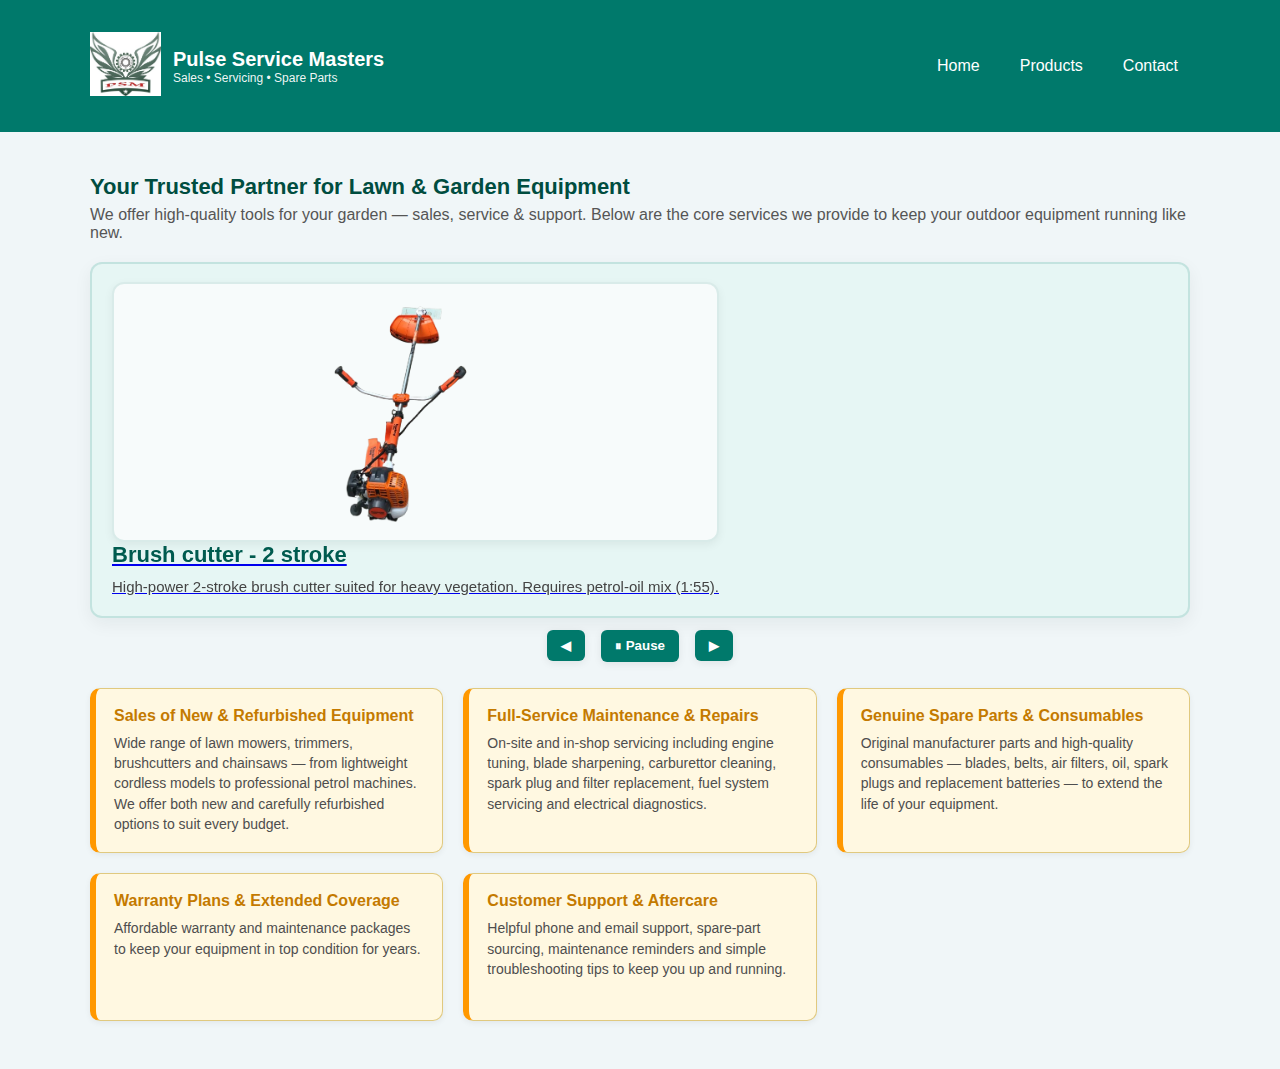
<file: index.html>
<!doctype html>
<html lang="en">
<head>
  <meta charset="utf-8" />
  <meta name="viewport" content="width=device-width, initial-scale=1" />
  <title>Pulse Service Masters — Lawn mowers & Garden Equipment</title>

  <!-- Link your main stylesheet -->
  <link rel="stylesheet" href="main.css">
</head>
<body>

<header class="site-header" role="banner">
  <div class="container header-flex">
    <div class="brand">
      <a href="index.html" aria-label="Pulse Service Masters home">
        <img src="images/logo.png" alt="Pulse Service Masters logo" />
      </a>
      <div class="brand-title">
        <div class="title">Pulse Service Masters</div>
        <div class="subtitle">Sales • Servicing • Spare Parts</div>
      </div>
    </div>

    <nav class="main-nav" aria-label="Main navigation">
      <ul class="nav-list">
        <li><a href="index.html">Home</a></li>
        <li><a href="products.html">Products</a></li>
        <li><a href="contact.html">Contact</a></li>
      </ul>
    </nav>
  </div>
</header>

<div class="container">
  <section class="hero">
    <div class="headline">Your Trusted Partner for Lawn &amp; Garden Equipment</div>
    <div class="sub">We offer high-quality tools for your garden — sales, service &amp; support. Below are the core services we provide to keep your outdoor equipment running like new.</div>

    <!-- ==========================
         Product Carousel (above services)
         ========================== -->
    <section class="carousel-wrap">
      <div class="carousel" id="carousel">
        <div class="track">
          <div class="slide">
            <a class="product-card" href="product-brushcutter-2stroke.html">
              <div class="prod-img">
                <img src="images/Brush_Cutter_-_2_stroke.jpg" alt="Brush cutter - 2 stroke" />
              </div>
              <div class="prod-info">
                <h3>Brush cutter - 2 stroke</h3>
                <p>High-power 2-stroke brush cutter suited for heavy vegetation. Requires petrol-oil mix (1:55).</p>
              </div>
            </a>
          </div>

          <div class="slide">
            <a class="product-card" href="product-brushcutter.html">
              <div class="prod-img">
                <img src="images/Brush_Cutter_-_4_stroke.jpg" alt="Brush cutter - 4 stroke" />
              </div>
              <div class="prod-info">
                <h3>Brush cutter - 4 stroke</h3>
                <p>The PSM-GX35 4-stroke brush cutter offers efficient grass cutting and light farming performance with low noise and easy handling.</p>
              </div>
            </a>
          </div>

          <div class="slide">
            <a class="product-card" href="product-chainsaw.html">
              <div class="prod-img">
                <img src="images/Chainsaw_-_PSM-Kawasaqi.jpg" alt="Chainsaw - PSM-Kawasaqi" />
              </div>
              <div class="prod-info">
                <h3>Chainsaw - PSM-Kawasaqi</h3>
                <p>Ideal for cutting logs, tree branches and small to medium trees. Built for durability; delivers high torque and cutting speed.</p>
              </div>
            </a>
          </div>

          <div class="slide">
            <a class="product-card" href="product-hedge-trimmer.html">
              <div class="prod-img">
                <img src="images/Hedge_Trimmer_-_PSM_HT.jpg" alt="Hedge Trimmer - PSM HT" />
              </div>
              <div class="prod-info">
                <h3>Hedge Trimmer - PSM HT</h3>
                <p>Compact and powerful for tough trimming jobs. Low-vibration design ensures fatigue-free operation.</p>
              </div>
            </a>
          </div>

          <div class="slide">
            <a class="product-card" href="product-tiller.html">
              <div class="prod-img">
                <img src="images/Tiller_-_PSM_PPT.jpg" alt="Tiller – PSM PPT" />
              </div>
              <div class="prod-info">
                <h3>Tiller – PSM PPT</h3>
                <p>Robust tiller for soil tilling, plunging, weeding, and seedbed preparation.</p>
              </div>
            </a>
          </div>
        </div> <!-- /.track -->
      </div> <!-- /.carousel -->

      <div class="center controls-row" style="margin-top:12px">
        <button class="carousel-prev" aria-label="Previous">◀</button>
        <button id="pause-btn" aria-label="Pause">⏸ Pause</button>
        <button class="carousel-next" aria-label="Next">▶</button>
      </div>
    </section>
    <!-- end carousel -->
  </section>

  <!-- ==========================
       Services list (below carousel)
       ========================== -->
  <div class="services">
    <div class="service">
      <div class="service-item"><h4>Sales of New &amp; Refurbished Equipment</h4></div>
      <p>Wide range of lawn mowers, trimmers, brushcutters and chainsaws — from lightweight cordless models to professional petrol machines. We offer both new and carefully refurbished options to suit every budget.</p>
    </div>

    <div class="service">
      <div class="service-item"><h4>Full-Service Maintenance &amp; Repairs</h4></div>
      <p>On-site and in-shop servicing including engine tuning, blade sharpening, carburettor cleaning, spark plug and filter replacement, fuel system servicing and electrical diagnostics.</p>
    </div>

    <div class="service">
      <div class="service-item"><h4>Genuine Spare Parts &amp; Consumables</h4></div>
      <p>Original manufacturer parts and high-quality consumables — blades, belts, air filters, oil, spark plugs and replacement batteries — to extend the life of your equipment.</p>
    </div>

    <div class="service">
      <div class="service-item"><h4>Warranty Plans &amp; Extended Coverage</h4></div>
      <p>Affordable warranty and maintenance packages to keep your equipment in top condition for years.</p>
    </div>

    <div class="service">
      <div class="service-item"><h4>Customer Support &amp; Aftercare</h4></div>
      <p>Helpful phone and email support, spare-part sourcing, maintenance reminders and simple troubleshooting tips to keep you up and running.</p>
    </div>
  </div>
  <!-- end services -->

</div> <!-- /.container -->

<!-- ===== Carousel script (inline) ===== -->
<script>
document.addEventListener('DOMContentLoaded', function(){
  const carouselEl = document.getElementById('carousel');
  if (!carouselEl) return;

  const track = carouselEl.querySelector('.track');
  const slides = Array.from(track.children);
  const prev = document.querySelector('.carousel-prev');
  const next = document.querySelector('.carousel-next');
  const pauseBtn = document.getElementById('pause-btn');

  let index = 0;
  let isPaused = false;
  let timer = null;
  const SLIDE_INTERVAL_MS = 6000; // 6s per slide (slower)

  const moveTo = (i) => {
    index = (i + slides.length) % slides.length;
    track.style.transform = 'translateX(' + (-index * 100) + '%)';
  };

  function startAutoplay() {
    stopAutoplay();
    if (!isPaused) timer = setInterval(() => moveTo(index + 1), SLIDE_INTERVAL_MS);
  }
  function stopAutoplay() {
    if (timer) clearInterval(timer);
    timer = null;
  }

  // Prev / Next
  if (prev) prev.addEventListener('click', () => { moveTo(index - 1); });
  if (next) next.addEventListener('click', () => { moveTo(index + 1); });

  // Pause/Play button functionality
  if (pauseBtn) {
    pauseBtn.addEventListener('click', () => {
      if (isPaused) {
        isPaused = false;
        pauseBtn.textContent = '⏸ Pause';
        startAutoplay();
      } else {
        isPaused = true;
        pauseBtn.textContent = '▶ Play';
        stopAutoplay();
      }
    });
  }

  // Pause on hover
  carouselEl.addEventListener('mouseenter', () => { stopAutoplay(); });
  carouselEl.addEventListener('mouseleave', () => { if (!isPaused) startAutoplay(); });

  // Simple swipe support for mobile
  let startX = 0;
  let isDown = false;
  track.addEventListener('pointerdown', (e) => { isDown = true; startX = e.clientX; track.style.transition = 'none'; });
  window.addEventListener('pointerup', (e) => {
    if (!isDown) return;
    isDown = false;
    track.style.transition = '';
    const dx = e.clientX - startX;
    if (dx > 60) moveTo(index - 1);
    else if (dx < -60) moveTo(index + 1);
  });

  // Keyboard navigation
  document.addEventListener('keydown', (e) => {
    if (e.key === 'ArrowLeft') moveTo(index - 1);
    if (e.key === 'ArrowRight') moveTo(index + 1);
  });

  // Initialize
  moveTo(0);
  startAutoplay();
});
</script>

</body>
</html>
</file>
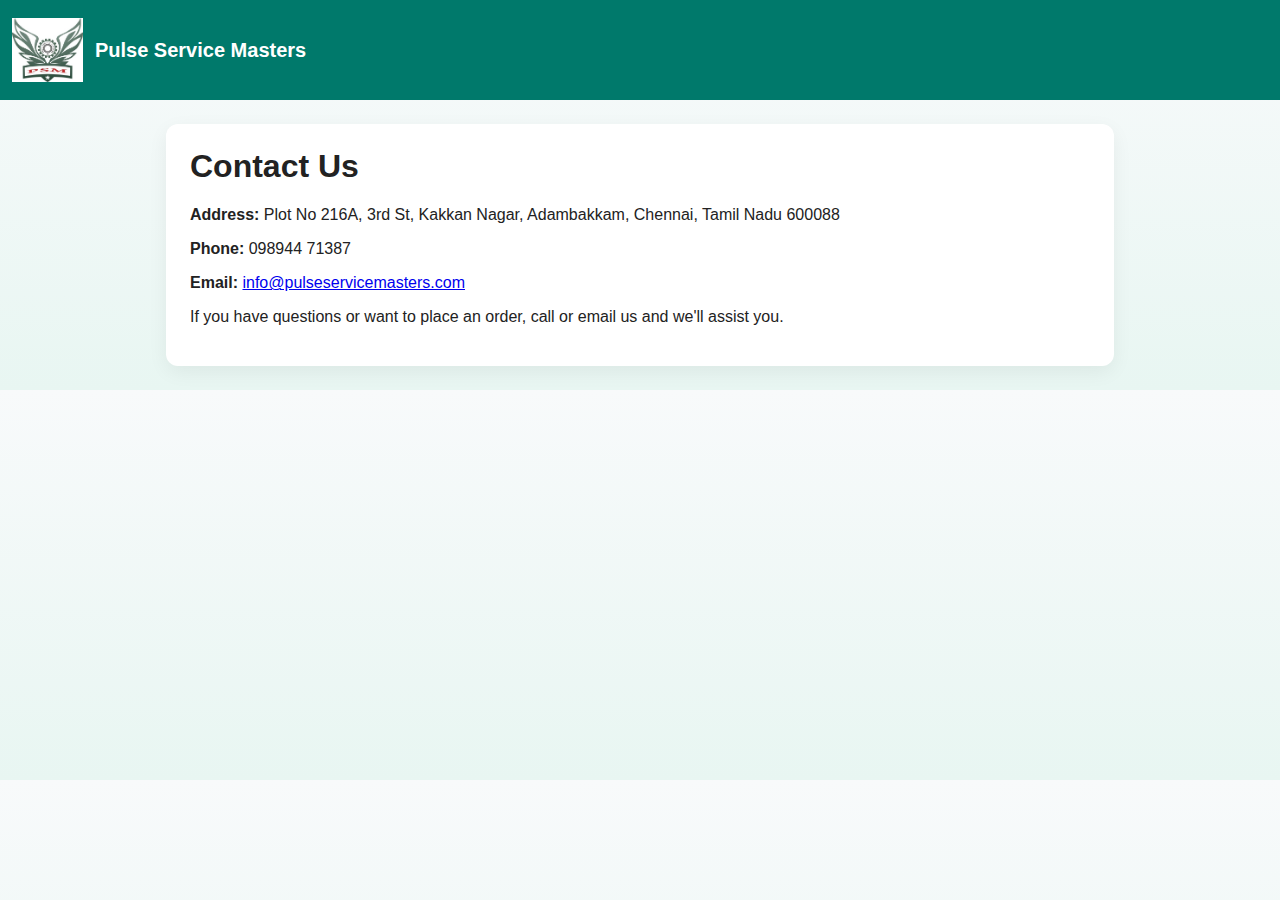
<file: contact.html>
<!doctype html>
<html lang="en">
<head><meta charset="utf-8"/><meta name="viewport" content="width=device-width,initial-scale=1"/><title>Contact — Pulse Service Masters</title>
<link rel="stylesheet" href="main.css" />
</head>
<body style="background: linear-gradient(180deg, #f8fafb, #e8f6f2); margin:0; font-family: Poppins, sans-serif;">
  
<header style="background:#00796b;color:#fff;padding:18px 12px;display:flex;align-items:center;gap:12px">
  <img src="images/logo.png" alt="Pulse Service Masters" style="height:64px"/>
  <div style="font-size:20px;font-weight:800">Pulse Service Masters</div>
</header>

  <main style="max-width:900px;margin:24px auto;background:#fff;padding:24px;border-radius:12px;box-shadow:0 6px 20px rgba(0,0,0,0.06)">
    <h1 style="margin-top:0">Contact Us</h1>
    <p><strong>Address:</strong> Plot No 216A, 3rd St, Kakkan Nagar, Adambakkam, Chennai, Tamil Nadu 600088</p>
    <p><strong>Phone:</strong> 098944 71387</p>
    <p><strong>Email:</strong> <a href="mailto:info@pulseservicemasters.com">info@pulseservicemasters.com</a></p>
    <p>If you have questions or want to place an order, call or email us and we'll assist you.</p>
  </main>
</body>
</html>
</file>
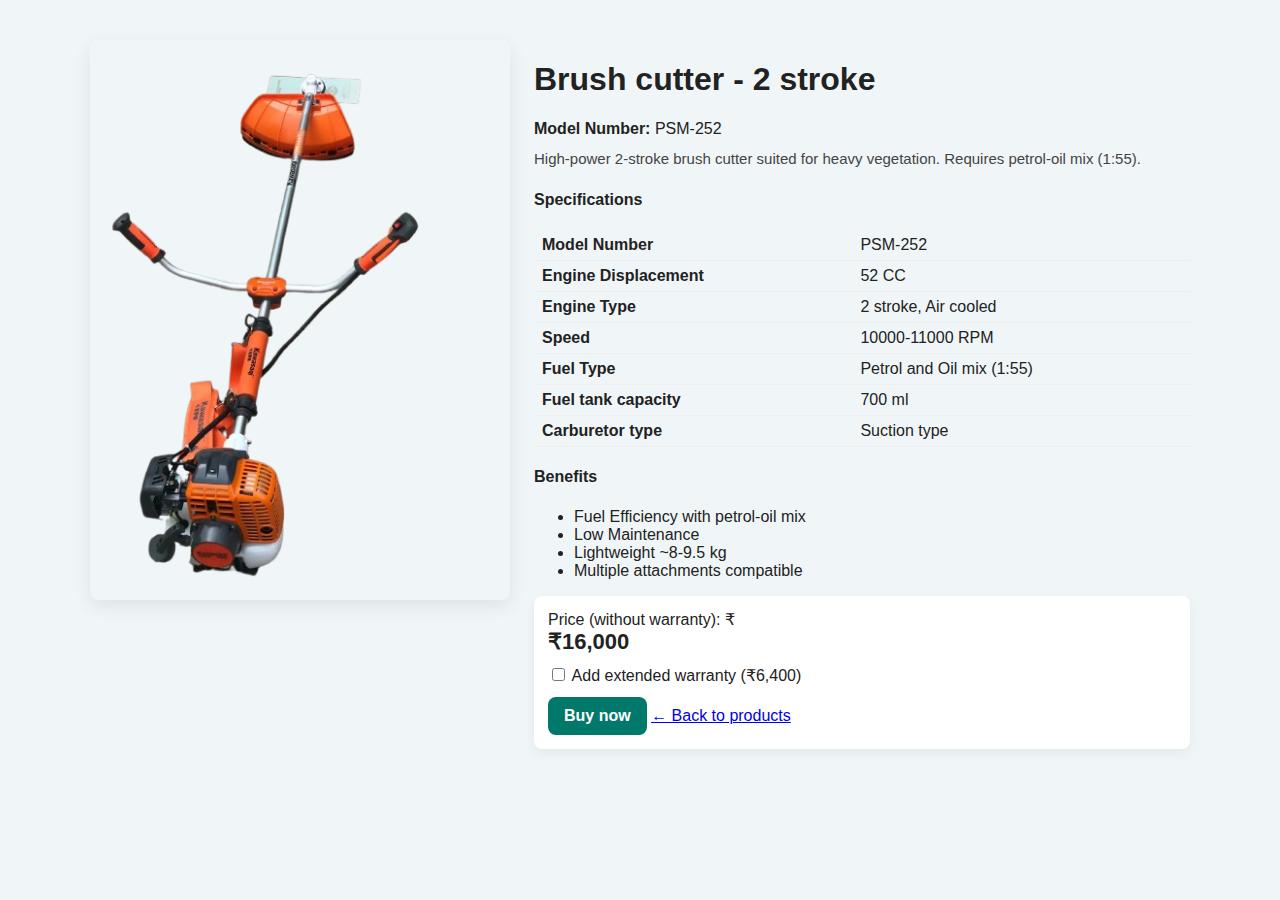
<file: product-brushcutter-2stroke.html>
<!doctype html>
<html lang="en">
<head>
  <meta charset="utf-8" />
  <meta name="viewport" content="width=device-width, initial-scale=1" />
  <title>Brush cutter - 2 stroke — Pulse Service Masters</title>
  <link rel="stylesheet" href="main.css">
  <style>
    .product-page{max-width:1100px;margin:20px auto;padding:20px}
    .prod-main{display:flex;gap:24px;align-items:flex-start}
    .prod-main img{width:420px;max-width:40%;border-radius:8px;box-shadow:0 6px 18px rgba(0,0,0,0.08)}
    .prod-info{flex:1;text-align:left}
    .price-box{background:#fff;padding:14px;border-radius:8px;box-shadow:0 4px 12px rgba(0,0,0,0.06);margin-top:12px}
    .buy-btn{display:inline-block;padding:10px 16px;border-radius:8px;background:#00796b;color:white;text-decoration:none;font-weight:700}
    .specs{margin-top:12px}
    .specs table{width:100%;border-collapse:collapse}
    .specs td{padding:6px 8px;border-bottom:1px solid #eee}
  </style>
</head>
<body>
  <main class="product-page">
    <div class="prod-main">
      <img src="images/Brush_Cutter_-_2_stroke.jpg" alt="Brush cutter - 2 stroke" />
      <div class="prod-info">
        <h1>Brush cutter - 2 stroke</h1>
        <div><strong>Model Number:</strong> PSM-252</div>
        <p style="margin-top:10px">High-power 2-stroke brush cutter suited for heavy vegetation. Requires petrol-oil mix (1:55).</p>
        <div class='specs'><h4>Specifications</h4><table><tr><td><strong>Model Number</strong></td><td>PSM-252</td></tr><tr><td><strong>Engine Displacement</strong></td><td>52 CC</td></tr><tr><td><strong>Engine Type</strong></td><td>2 stroke, Air cooled</td></tr><tr><td><strong>Speed</strong></td><td>10000-11000 RPM</td></tr><tr><td><strong>Fuel Type</strong></td><td>Petrol and Oil mix (1:55)</td></tr><tr><td><strong>Fuel tank capacity</strong></td><td>700 ml</td></tr><tr><td><strong>Carburetor type</strong></td><td>Suction type</td></tr></table></div>
        <div class='benefits'><h4>Benefits</h4><ul><li>Fuel Efficiency with petrol-oil mix</li><li>Low Maintenance</li><li>Lightweight ~8-9.5 kg</li><li>Multiple attachments compatible</li></ul></div>
        <div class="price-box">
          <div id="priceLabel">Price (without warranty): ₹</div>
          <div style="font-size:22px;font-weight:800">₹<span id="priceValue">16,000</span></div>
          <div style="margin-top:10px">
            <label><input type="checkbox" id="warrantyCheckbox" data-base="16000" data-addon="6400"> Add extended warranty (₹6,400)</label>
          </div>
          <div style="margin-top:12px">
            <a class="buy-btn" href="contact.html">Buy now</a>
            <a class="back-link" href="products.html">← Back to products</a>
          </div>
        </div>
      </div>
    </div>
  </main>

<!-- PRODUCT PAGE WARRANTY SCRIPT -->
<script>
function updatePriceDisplay() {
  var priceEl = document.getElementById('priceValue');
  var labelEl = document.getElementById('priceLabel');
  var cb = document.getElementById('warrantyCheckbox');
  if(!priceEl || !cb) return;
  var base = parseInt(cb.dataset.base || 16000, 10);
  var addon = Math.round(base * 0.4); // 40%
  if(cb.checked){
    priceEl.textContent = (base + addon).toLocaleString('en-IN');
    labelEl.textContent = 'Price (with warranty): ₹';
  } else {
    priceEl.textContent = base.toLocaleString('en-IN');
    labelEl.textContent = 'Price (without warranty): ₹';
  }
}
document.addEventListener('DOMContentLoaded', function(){
  var cb = document.getElementById('warrantyCheckbox');
  if(cb){
    // normalize dataset to integers
    if(!cb.dataset.base) cb.dataset.base = '16000';
    cb.addEventListener('change', updatePriceDisplay);
    updatePriceDisplay();
  }
});
</script>
<!-- END PRODUCT PAGE WARRANTY SCRIPT -->

</body>
</html>
</file>
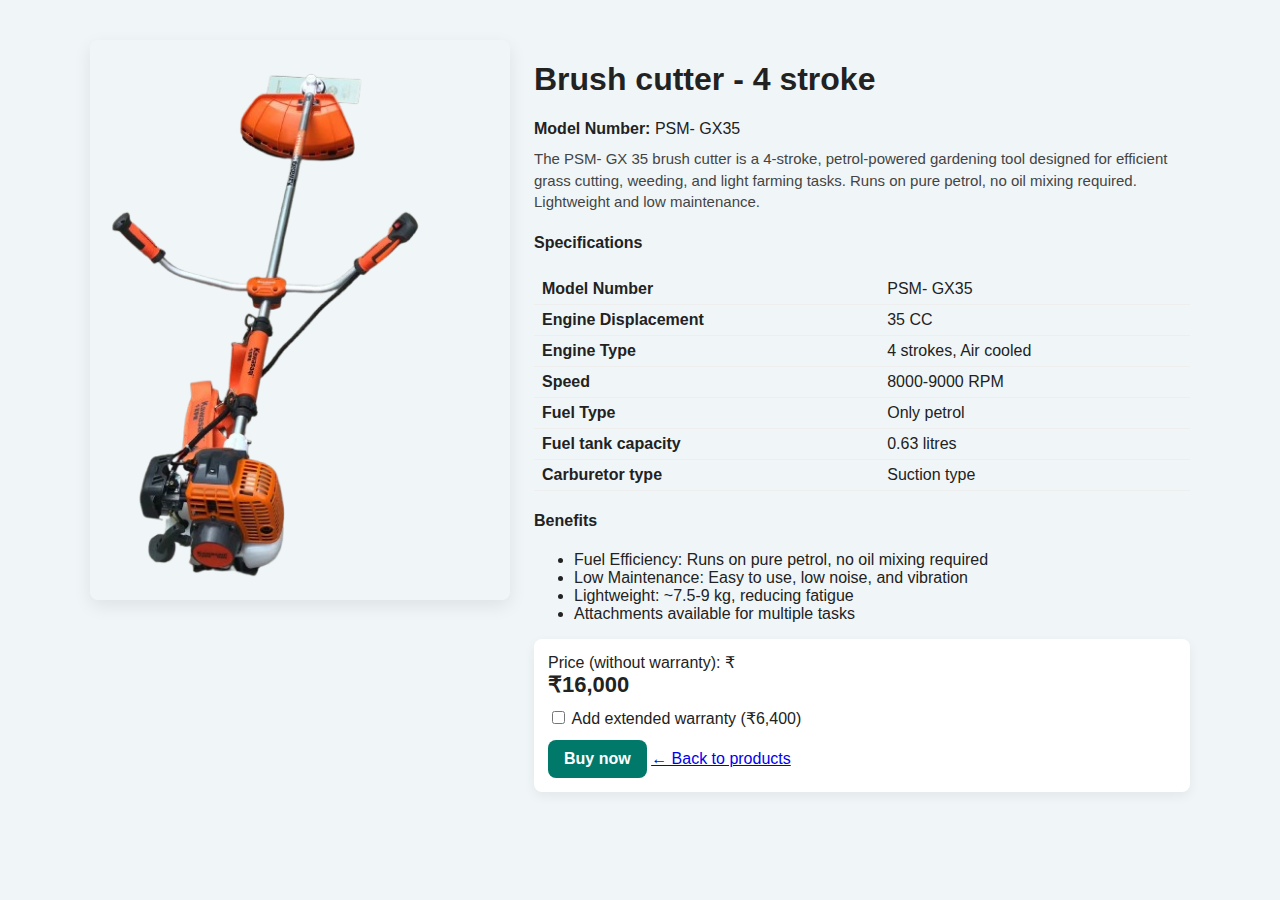
<file: product-brushcutter.html>
<!doctype html>
<html lang="en">
<head>
  <meta charset="utf-8" />
  <meta name="viewport" content="width=device-width, initial-scale=1" />
  <title>Brush cutter - 4 stroke — Pulse Service Masters</title>
  <link rel="stylesheet" href="main.css">
  <style>
    .product-page{max-width:1100px;margin:20px auto;padding:20px}
    .prod-main{display:flex;gap:24px;align-items:flex-start}
    .prod-main img{width:420px;max-width:40%;border-radius:8px;box-shadow:0 6px 18px rgba(0,0,0,0.08)}
    .prod-info{flex:1;text-align:left}
    .price-box{background:#fff;padding:14px;border-radius:8px;box-shadow:0 4px 12px rgba(0,0,0,0.06);margin-top:12px}
    .buy-btn{display:inline-block;padding:10px 16px;border-radius:8px;background:#00796b;color:white;text-decoration:none;font-weight:700}
    .specs{margin-top:12px}
    .specs table{width:100%;border-collapse:collapse}
    .specs td{padding:6px 8px;border-bottom:1px solid #eee}
  </style>
</head>
<body>
  <main class="product-page">
    <div class="prod-main">
      <img src="images/Brush_Cutter_-_4_stroke.jpg" alt="Brush cutter - 4 stroke" />
      <div class="prod-info">
        <h1>Brush cutter - 4 stroke</h1>
        <div><strong>Model Number:</strong> PSM- GX35</div>
        <p style="margin-top:10px">The PSM- GX 35 brush cutter is a 4-stroke, petrol-powered gardening tool designed for efficient grass cutting, weeding, and light farming tasks. Runs on pure petrol, no oil mixing required. Lightweight and low maintenance.</p>
        <div class='specs'><h4>Specifications</h4><table><tr><td><strong>Model Number</strong></td><td>PSM- GX35</td></tr><tr><td><strong>Engine Displacement</strong></td><td>35 CC</td></tr><tr><td><strong>Engine Type</strong></td><td>4 strokes, Air cooled</td></tr><tr><td><strong>Speed</strong></td><td>8000-9000 RPM</td></tr><tr><td><strong>Fuel Type</strong></td><td>Only petrol</td></tr><tr><td><strong>Fuel tank capacity</strong></td><td>0.63 litres</td></tr><tr><td><strong>Carburetor type</strong></td><td>Suction type</td></tr></table></div>
        <div class='benefits'><h4>Benefits</h4><ul><li>Fuel Efficiency: Runs on pure petrol, no oil mixing required</li><li>Low Maintenance: Easy to use, low noise, and vibration</li><li>Lightweight: ~7.5-9 kg, reducing fatigue</li><li>Attachments available for multiple tasks</li></ul></div>
        <div class="price-box">
          <div id="priceLabel">Price (without warranty): ₹</div>
          <div style="font-size:22px;font-weight:800">₹<span id="priceValue">16,000</span></div>
          <div style="margin-top:10px">
            <label><input type="checkbox" id="warrantyCheckbox" data-base="16000" data-addon="6400"> Add extended warranty (₹6,400)</label>
          </div>
          <div style="margin-top:12px">
            <a class="buy-btn" href="contact.html">Buy now</a>
            <a class="back-link" href="products.html">← Back to products</a>
          </div>
        </div>
      </div>
    </div>
  </main>

<!-- PRODUCT PAGE WARRANTY SCRIPT -->
<script>
function updatePriceDisplay() {
  var priceEl = document.getElementById('priceValue');
  var labelEl = document.getElementById('priceLabel');
  var cb = document.getElementById('warrantyCheckbox');
  if(!priceEl || !cb) return;
  var base = parseInt(cb.dataset.base || 16000, 10);
  var addon = Math.round(base * 0.4); // 40%
  if(cb.checked){
    priceEl.textContent = (base + addon).toLocaleString('en-IN');
    labelEl.textContent = 'Price (with warranty): ₹';
  } else {
    priceEl.textContent = base.toLocaleString('en-IN');
    labelEl.textContent = 'Price (without warranty): ₹';
  }
}
document.addEventListener('DOMContentLoaded', function(){
  var cb = document.getElementById('warrantyCheckbox');
  if(cb){
    // normalize dataset to integers
    if(!cb.dataset.base) cb.dataset.base = '16000';
    cb.addEventListener('change', updatePriceDisplay);
    updatePriceDisplay();
  }
});
</script>
<!-- END PRODUCT PAGE WARRANTY SCRIPT -->

</body>
</html>
</file>
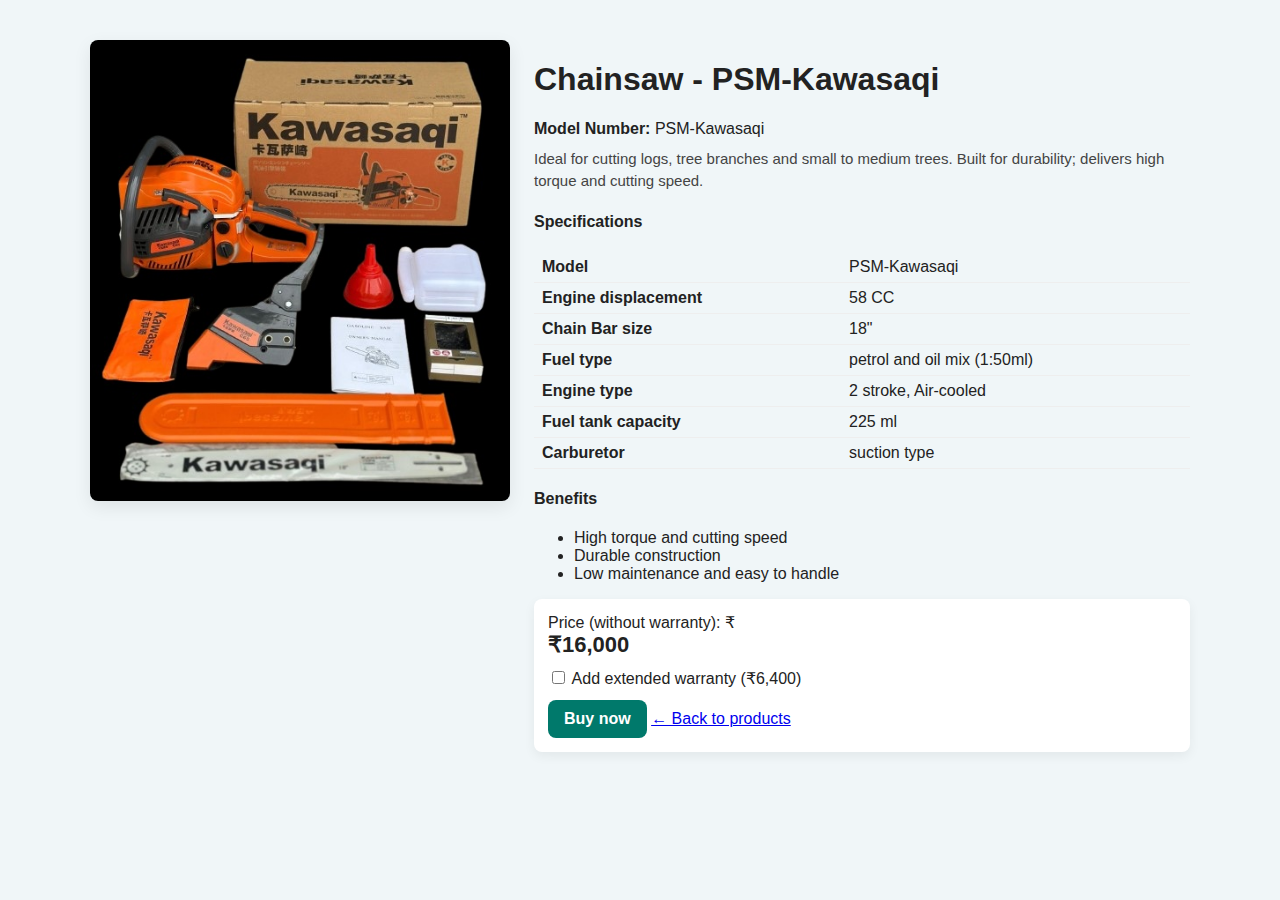
<file: product-chainsaw.html>
<!doctype html>
<html lang="en">
<head>
  <meta charset="utf-8" />
  <meta name="viewport" content="width=device-width, initial-scale=1" />
  <title>Chainsaw - PSM-Kawasaqi — Pulse Service Masters</title>
  <link rel="stylesheet" href="main.css">
  <style>
    .product-page{max-width:1100px;margin:20px auto;padding:20px}
    .prod-main{display:flex;gap:24px;align-items:flex-start}
    .prod-main img{width:420px;max-width:40%;border-radius:8px;box-shadow:0 6px 18px rgba(0,0,0,0.08)}
    .prod-info{flex:1;text-align:left}
    .price-box{background:#fff;padding:14px;border-radius:8px;box-shadow:0 4px 12px rgba(0,0,0,0.06);margin-top:12px}
    .buy-btn{display:inline-block;padding:10px 16px;border-radius:8px;background:#00796b;color:white;text-decoration:none;font-weight:700}
    .specs{margin-top:12px}
    .specs table{width:100%;border-collapse:collapse}
    .specs td{padding:6px 8px;border-bottom:1px solid #eee}
  </style>
</head>
<body>
  <main class="product-page">
    <div class="prod-main">
      <img src="images/Chainsaw_-_PSM-Kawasaqi.jpg" alt="Chainsaw - PSM-Kawasaqi" />
      <div class="prod-info">
        <h1>Chainsaw - PSM-Kawasaqi</h1>
        <div><strong>Model Number:</strong> PSM-Kawasaqi</div>
        <p style="margin-top:10px">Ideal for cutting logs, tree branches and small to medium trees. Built for durability; delivers high torque and cutting speed.</p>
        <div class='specs'><h4>Specifications</h4><table><tr><td><strong>Model</strong></td><td>PSM-Kawasaqi</td></tr><tr><td><strong>Engine displacement</strong></td><td>58 CC</td></tr><tr><td><strong>Chain Bar size</strong></td><td>18"</td></tr><tr><td><strong>Fuel type</strong></td><td>petrol and oil mix (1:50ml)</td></tr><tr><td><strong>Engine type</strong></td><td>2 stroke, Air-cooled</td></tr><tr><td><strong>Fuel tank capacity</strong></td><td>225 ml</td></tr><tr><td><strong>Carburetor</strong></td><td>suction type</td></tr></table></div>
        <div class='benefits'><h4>Benefits</h4><ul><li>High torque and cutting speed</li><li>Durable construction</li><li>Low maintenance and easy to handle</li></ul></div>
        <div class="price-box">
          <div id="priceLabel">Price (without warranty): ₹</div>
          <div style="font-size:22px;font-weight:800">₹<span id="priceValue">16,000</span></div>
          <div style="margin-top:10px">
            <label><input type="checkbox" id="warrantyCheckbox" data-base="16000" data-addon="6400"> Add extended warranty (₹6,400)</label>
          </div>
          <div style="margin-top:12px">
            <a class="buy-btn" href="contact.html">Buy now</a>
            <a class="back-link" href="products.html">← Back to products</a>
          </div>
        </div>
      </div>
    </div>
  </main>

<!-- PRODUCT PAGE WARRANTY SCRIPT -->
<script>
function updatePriceDisplay() {
  var priceEl = document.getElementById('priceValue');
  var labelEl = document.getElementById('priceLabel');
  var cb = document.getElementById('warrantyCheckbox');
  if(!priceEl || !cb) return;
  var base = parseInt(cb.dataset.base || 16000, 10);
  var addon = Math.round(base * 0.4); // 40%
  if(cb.checked){
    priceEl.textContent = (base + addon).toLocaleString('en-IN');
    labelEl.textContent = 'Price (with warranty): ₹';
  } else {
    priceEl.textContent = base.toLocaleString('en-IN');
    labelEl.textContent = 'Price (without warranty): ₹';
  }
}
document.addEventListener('DOMContentLoaded', function(){
  var cb = document.getElementById('warrantyCheckbox');
  if(cb){
    // normalize dataset to integers
    if(!cb.dataset.base) cb.dataset.base = '16000';
    cb.addEventListener('change', updatePriceDisplay);
    updatePriceDisplay();
  }
});
</script>
<!-- END PRODUCT PAGE WARRANTY SCRIPT -->

</body>
</html>
</file>
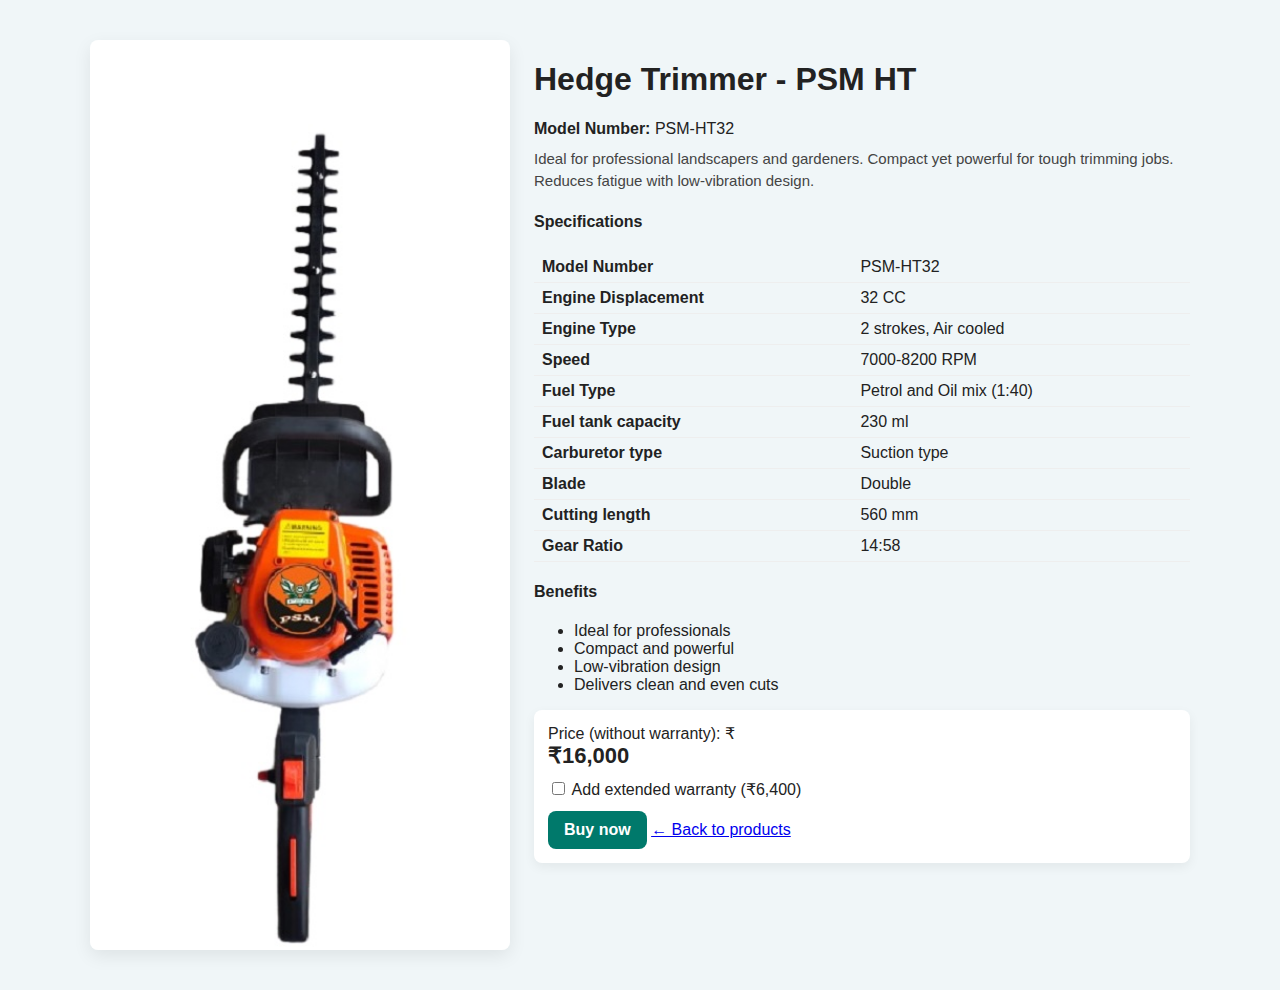
<file: product-hedge-trimmer.html>
<!doctype html>
<html lang="en">
<head>
  <meta charset="utf-8" />
  <meta name="viewport" content="width=device-width, initial-scale=1" />
  <title>Hedge Trimmer - PSM HT — Pulse Service Masters</title>
  <link rel="stylesheet" href="main.css">
  <style>
    .product-page{max-width:1100px;margin:20px auto;padding:20px}
    .prod-main{display:flex;gap:24px;align-items:flex-start}
    .prod-main img{width:420px;max-width:40%;border-radius:8px;box-shadow:0 6px 18px rgba(0,0,0,0.08)}
    .prod-info{flex:1;text-align:left}
    .price-box{background:#fff;padding:14px;border-radius:8px;box-shadow:0 4px 12px rgba(0,0,0,0.06);margin-top:12px}
    .buy-btn{display:inline-block;padding:10px 16px;border-radius:8px;background:#00796b;color:white;text-decoration:none;font-weight:700}
    .specs{margin-top:12px}
    .specs table{width:100%;border-collapse:collapse}
    .specs td{padding:6px 8px;border-bottom:1px solid #eee}
  </style>
</head>
<body>
  <main class="product-page">
    <div class="prod-main">
      <img src="images/Hedge_Trimmer_-_PSM_HT.jpg" alt="Hedge Trimmer - PSM HT" />
      <div class="prod-info">
        <h1>Hedge Trimmer - PSM HT</h1>
        <div><strong>Model Number:</strong> PSM-HT32</div>
        <p style="margin-top:10px">Ideal for professional landscapers and gardeners. Compact yet powerful for tough trimming jobs. Reduces fatigue with low-vibration design.</p>
        <div class='specs'><h4>Specifications</h4><table><tr><td><strong>Model Number</strong></td><td>PSM-HT32</td></tr><tr><td><strong>Engine Displacement</strong></td><td>32 CC</td></tr><tr><td><strong>Engine Type</strong></td><td>2 strokes, Air cooled</td></tr><tr><td><strong>Speed</strong></td><td>7000-8200 RPM</td></tr><tr><td><strong>Fuel Type</strong></td><td>Petrol and Oil mix (1:40)</td></tr><tr><td><strong>Fuel tank capacity</strong></td><td>230 ml</td></tr><tr><td><strong>Carburetor type</strong></td><td>Suction type</td></tr><tr><td><strong>Blade</strong></td><td>Double</td></tr><tr><td><strong>Cutting length</strong></td><td>560 mm</td></tr><tr><td><strong>Gear Ratio</strong></td><td>14:58</td></tr></table></div>
        <div class='benefits'><h4>Benefits</h4><ul><li>Ideal for professionals</li><li>Compact and powerful</li><li>Low-vibration design</li><li>Delivers clean and even cuts</li></ul></div>
        <div class="price-box">
          <div id="priceLabel">Price (without warranty): ₹</div>
          <div style="font-size:22px;font-weight:800">₹<span id="priceValue">16,000</span></div>
          <div style="margin-top:10px">
            <label><input type="checkbox" id="warrantyCheckbox" data-base="16000" data-addon="6400"> Add extended warranty (₹6,400)</label>
          </div>
          <div style="margin-top:12px">
            <a class="buy-btn" href="contact.html">Buy now</a>
            <a class="back-link" href="products.html">← Back to products</a>
          </div>
        </div>
      </div>
    </div>
  </main>

<!-- PRODUCT PAGE WARRANTY SCRIPT -->
<script>
function updatePriceDisplay() {
  var priceEl = document.getElementById('priceValue');
  var labelEl = document.getElementById('priceLabel');
  var cb = document.getElementById('warrantyCheckbox');
  if(!priceEl || !cb) return;
  var base = parseInt(cb.dataset.base || 16000, 10);
  var addon = Math.round(base * 0.4); // 40%
  if(cb.checked){
    priceEl.textContent = (base + addon).toLocaleString('en-IN');
    labelEl.textContent = 'Price (with warranty): ₹';
  } else {
    priceEl.textContent = base.toLocaleString('en-IN');
    labelEl.textContent = 'Price (without warranty): ₹';
  }
}
document.addEventListener('DOMContentLoaded', function(){
  var cb = document.getElementById('warrantyCheckbox');
  if(cb){
    // normalize dataset to integers
    if(!cb.dataset.base) cb.dataset.base = '16000';
    cb.addEventListener('change', updatePriceDisplay);
    updatePriceDisplay();
  }
});
</script>
<!-- END PRODUCT PAGE WARRANTY SCRIPT -->

</body>
</html>
</file>
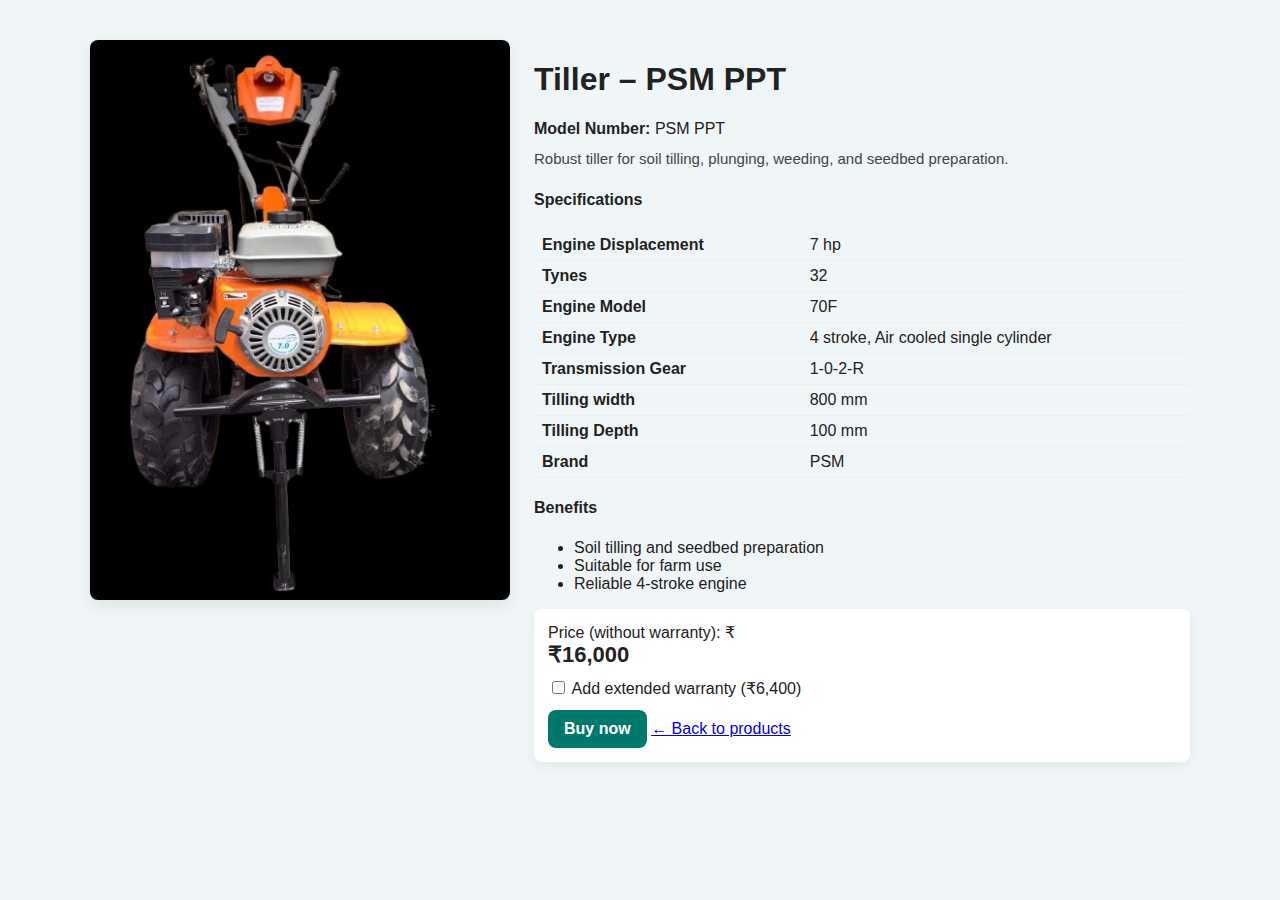
<file: product-tiller.html>
<!doctype html>
<html lang="en">
<head>
  <meta charset="utf-8" />
  <meta name="viewport" content="width=device-width, initial-scale=1" />
  <title>Tiller – PSM PPT — Pulse Service Masters</title>
  <link rel="stylesheet" href="main.css">
  <style>
    .product-page{max-width:1100px;margin:20px auto;padding:20px}
    .prod-main{display:flex;gap:24px;align-items:flex-start}
    .prod-main img{width:420px;max-width:40%;border-radius:8px;box-shadow:0 6px 18px rgba(0,0,0,0.08)}
    .prod-info{flex:1;text-align:left}
    .price-box{background:#fff;padding:14px;border-radius:8px;box-shadow:0 4px 12px rgba(0,0,0,0.06);margin-top:12px}
    .buy-btn{display:inline-block;padding:10px 16px;border-radius:8px;background:#00796b;color:white;text-decoration:none;font-weight:700}
    .specs{margin-top:12px}
    .specs table{width:100%;border-collapse:collapse}
    .specs td{padding:6px 8px;border-bottom:1px solid #eee}
  </style>
</head>
<body>
  <main class="product-page">
    <div class="prod-main">
      <img src="images/Tiller_-_PSM_PPT.jpg" alt="Tiller – PSM PPT" />
      <div class="prod-info">
        <h1>Tiller – PSM PPT</h1>
        <div><strong>Model Number:</strong> PSM PPT</div>
        <p style="margin-top:10px">Robust tiller for soil tilling, plunging, weeding, and seedbed preparation.</p>
        <div class='specs'><h4>Specifications</h4><table><tr><td><strong>Engine Displacement</strong></td><td>7 hp</td></tr><tr><td><strong>Tynes</strong></td><td>32</td></tr><tr><td><strong>Engine Model</strong></td><td>70F</td></tr><tr><td><strong>Engine Type</strong></td><td>4 stroke, Air cooled single cylinder</td></tr><tr><td><strong>Transmission Gear</strong></td><td>1-0-2-R</td></tr><tr><td><strong>Tilling width</strong></td><td>800 mm</td></tr><tr><td><strong>Tilling Depth</strong></td><td>100 mm</td></tr><tr><td><strong>Brand</strong></td><td>PSM</td></tr></table></div>
        <div class='benefits'><h4>Benefits</h4><ul><li>Soil tilling and seedbed preparation</li><li>Suitable for farm use</li><li>Reliable 4-stroke engine</li></ul></div>
        <div class="price-box">
          <div id="priceLabel">Price (without warranty): ₹</div>
          <div style="font-size:22px;font-weight:800">₹<span id="priceValue">16,000</span></div>
          <div style="margin-top:10px">
            <label><input type="checkbox" id="warrantyCheckbox" data-base="16000" data-addon="6400"> Add extended warranty (₹6,400)</label>
          </div>
          <div style="margin-top:12px">
            <a class="buy-btn" href="contact.html">Buy now</a>
            <a class="back-link" href="products.html">← Back to products</a>
          </div>
        </div>
      </div>
    </div>
  </main>

<!-- PRODUCT PAGE WARRANTY SCRIPT -->
<script>
function updatePriceDisplay() {
  var priceEl = document.getElementById('priceValue');
  var labelEl = document.getElementById('priceLabel');
  var cb = document.getElementById('warrantyCheckbox');
  if(!priceEl || !cb) return;
  var base = parseInt(cb.dataset.base || 16000, 10);
  var addon = Math.round(base * 0.4); // 40%
  if(cb.checked){
    priceEl.textContent = (base + addon).toLocaleString('en-IN');
    labelEl.textContent = 'Price (with warranty): ₹';
  } else {
    priceEl.textContent = base.toLocaleString('en-IN');
    labelEl.textContent = 'Price (without warranty): ₹';
  }
}
document.addEventListener('DOMContentLoaded', function(){
  var cb = document.getElementById('warrantyCheckbox');
  if(cb){
    // normalize dataset to integers
    if(!cb.dataset.base) cb.dataset.base = '16000';
    cb.addEventListener('change', updatePriceDisplay);
    updatePriceDisplay();
  }
});
</script>
<!-- END PRODUCT PAGE WARRANTY SCRIPT -->

</body>
</html>
</file>
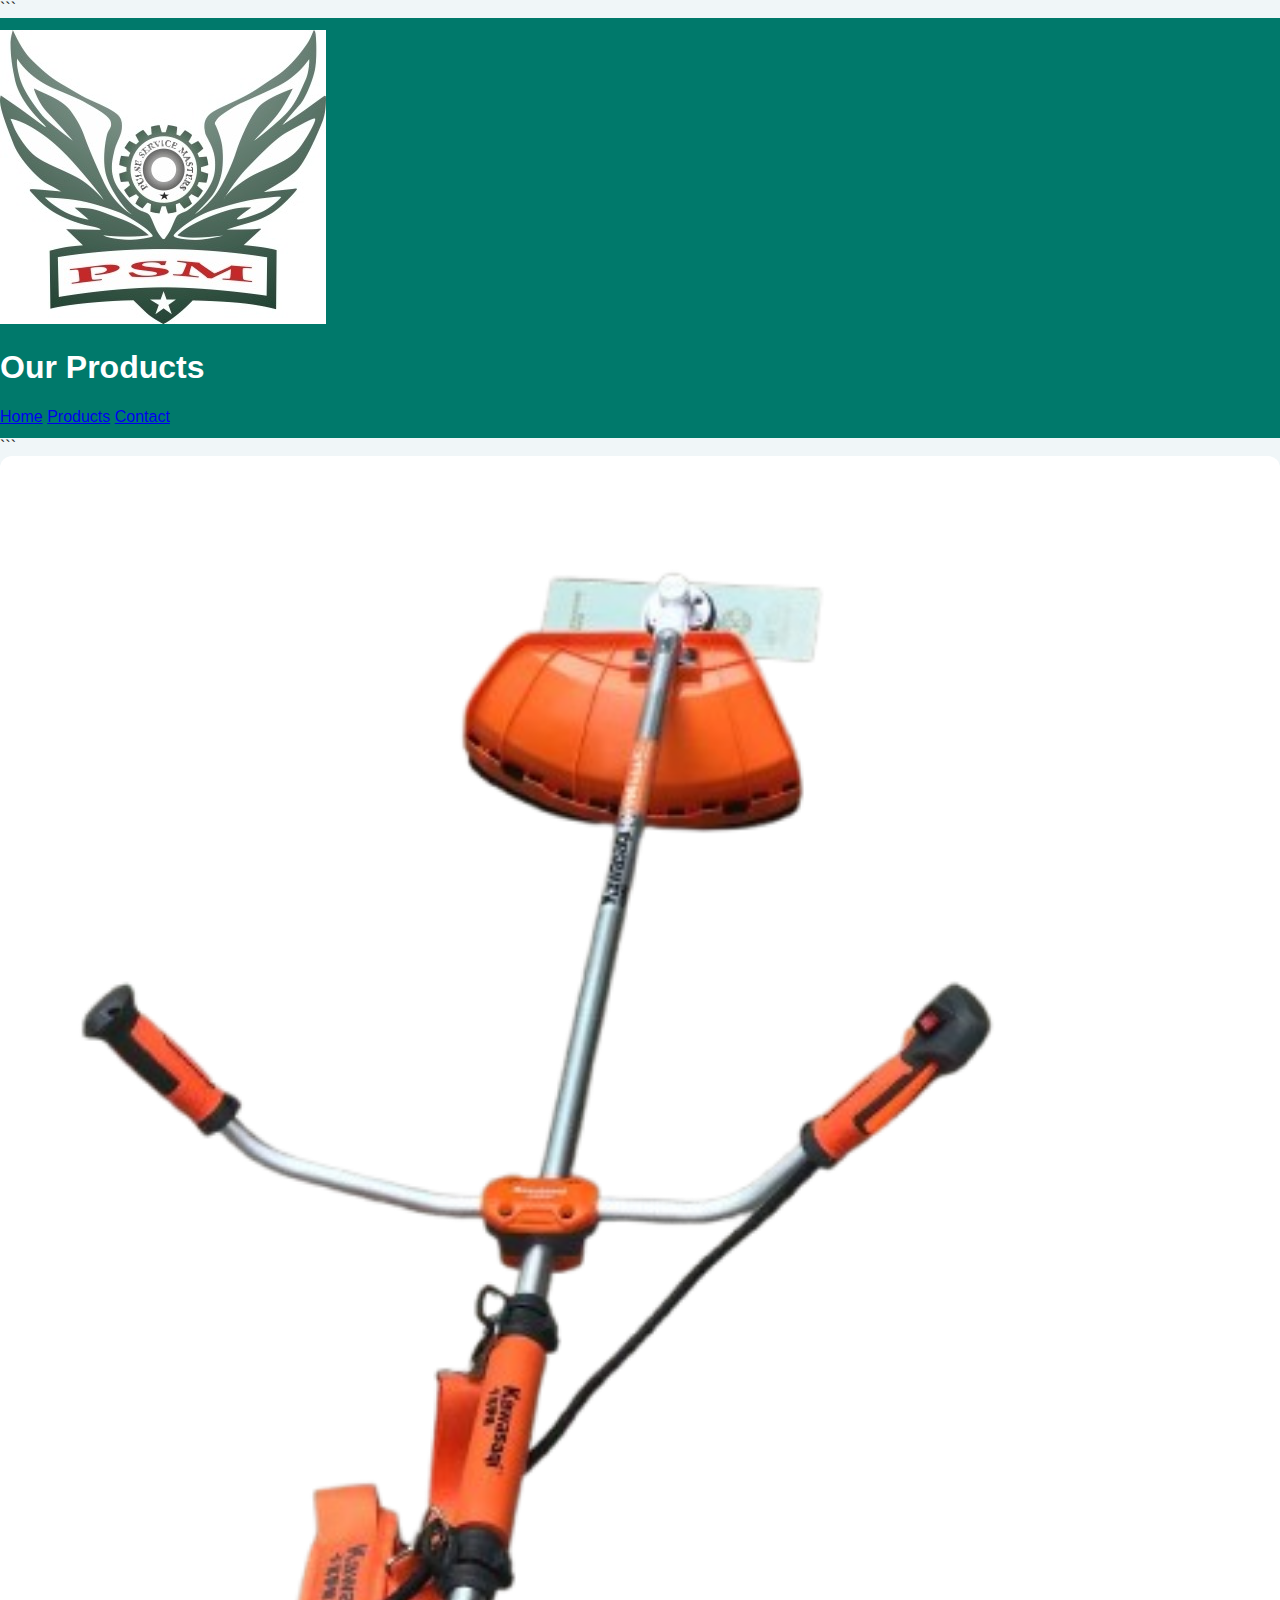
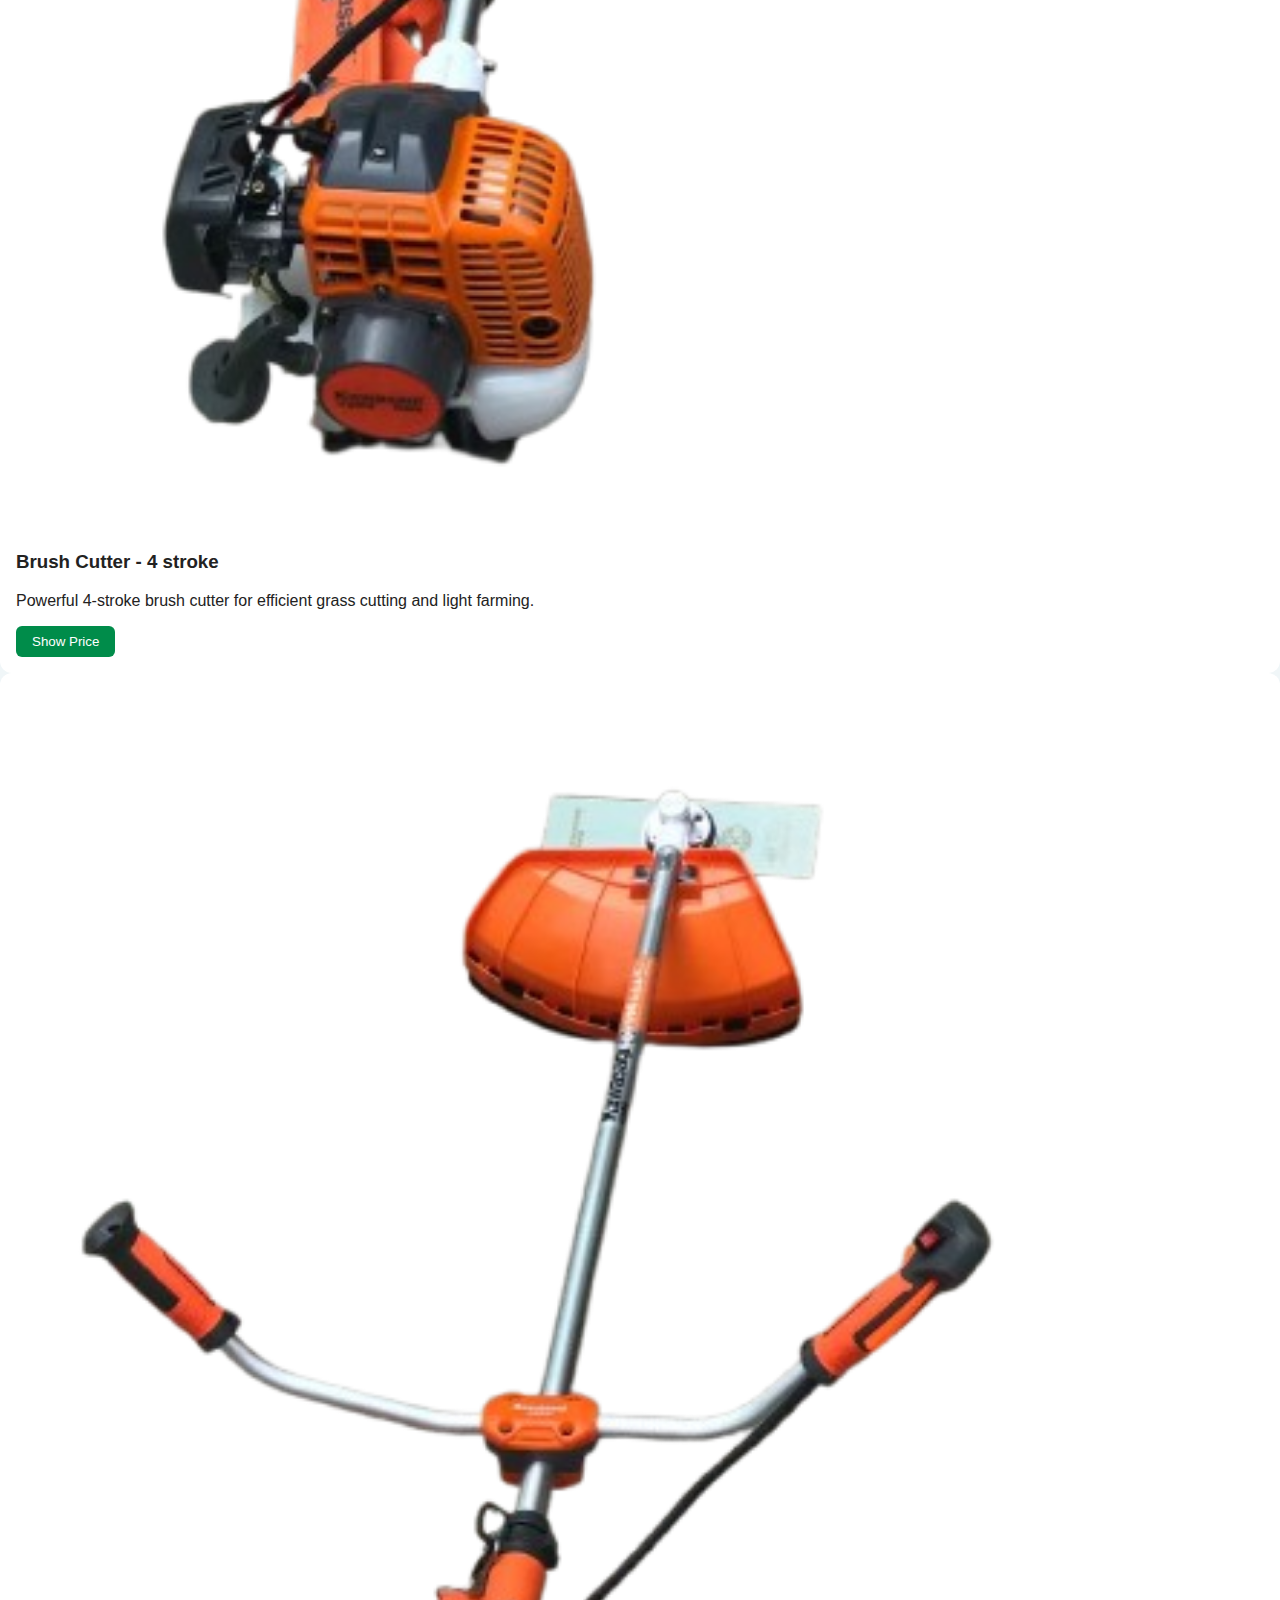
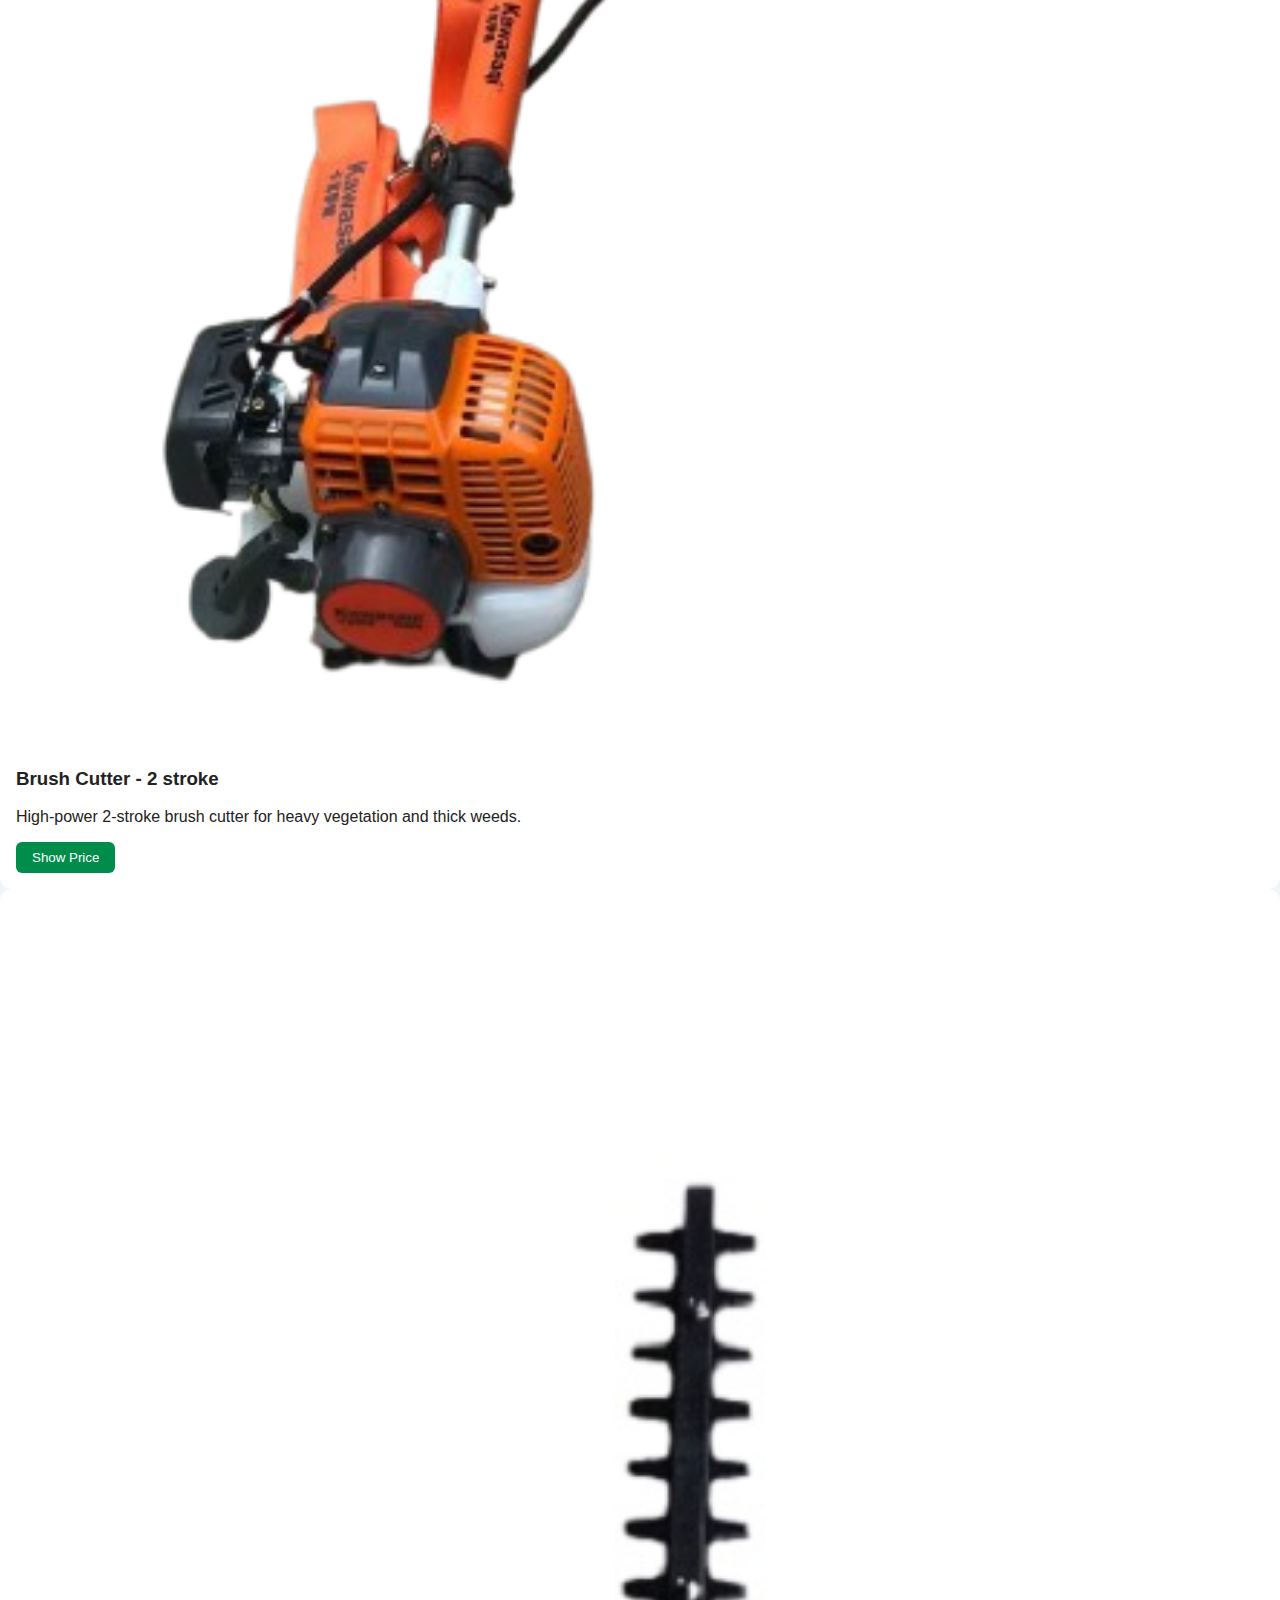
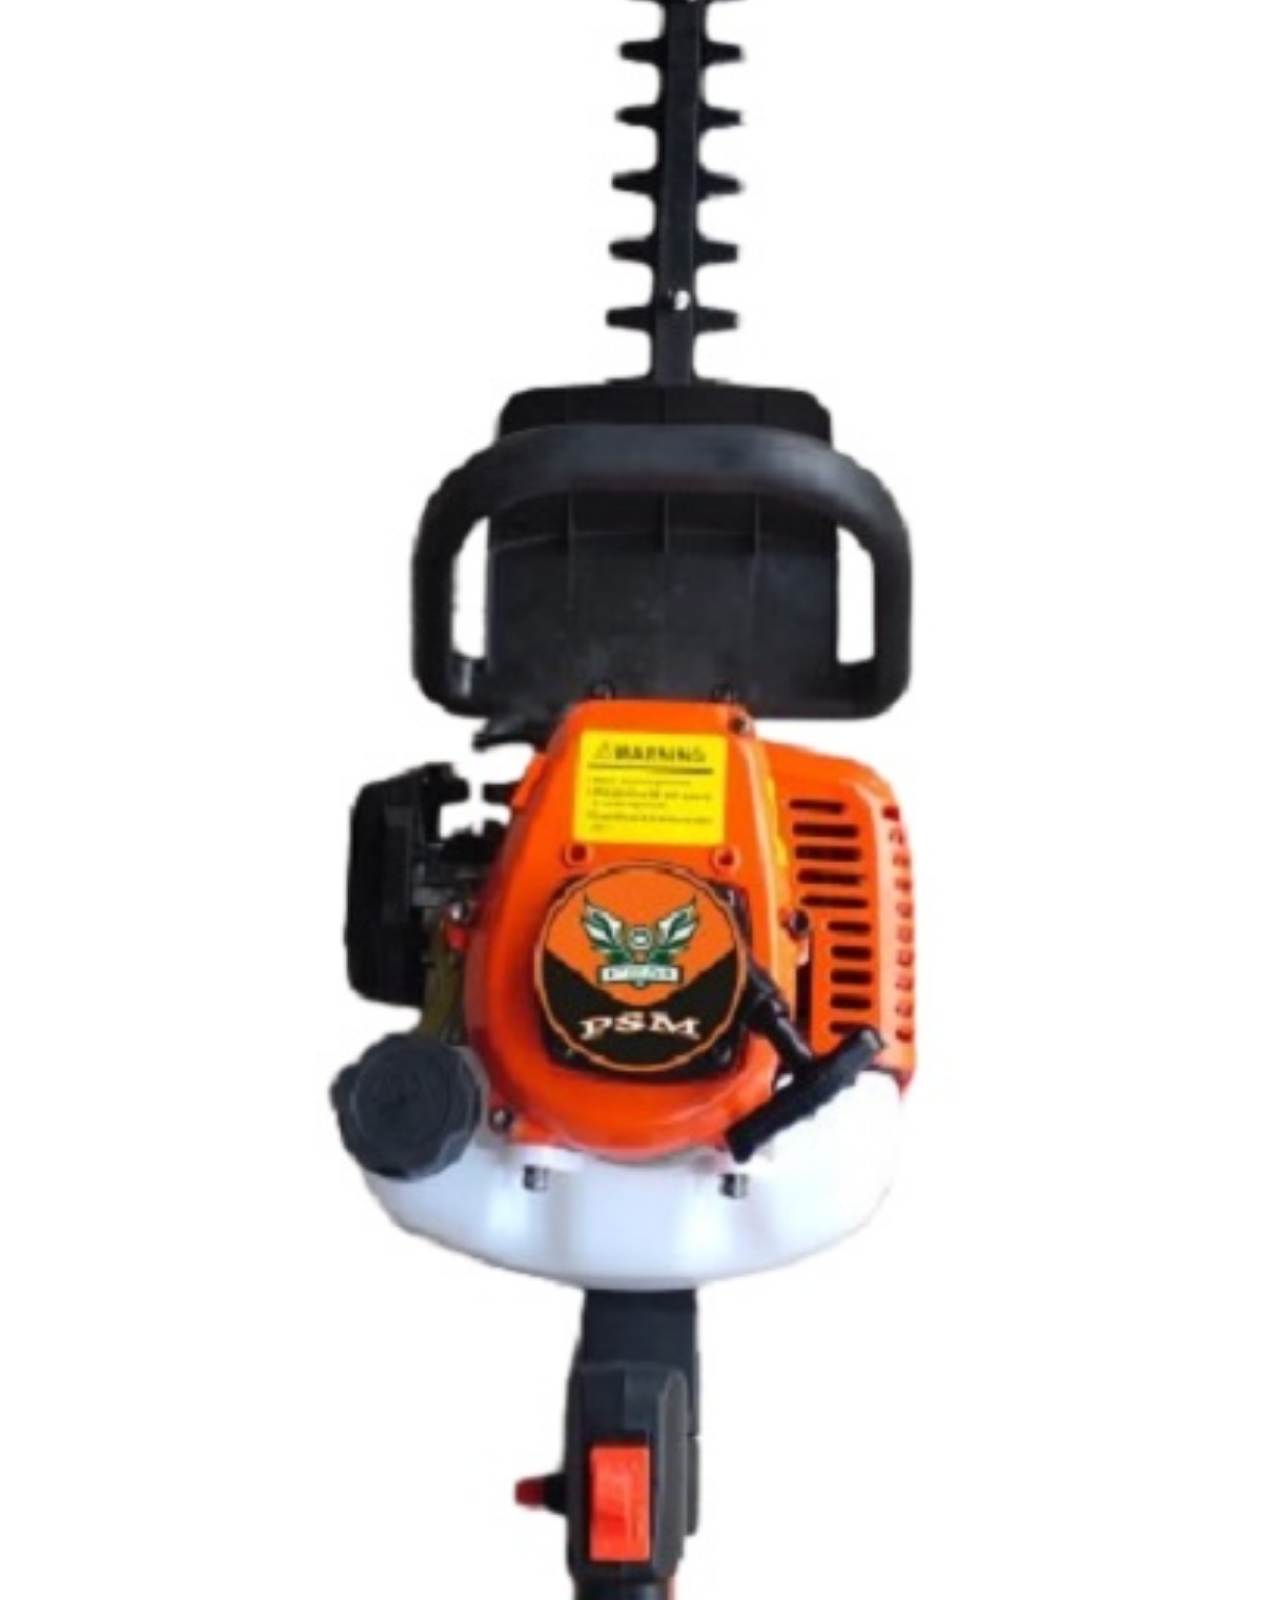
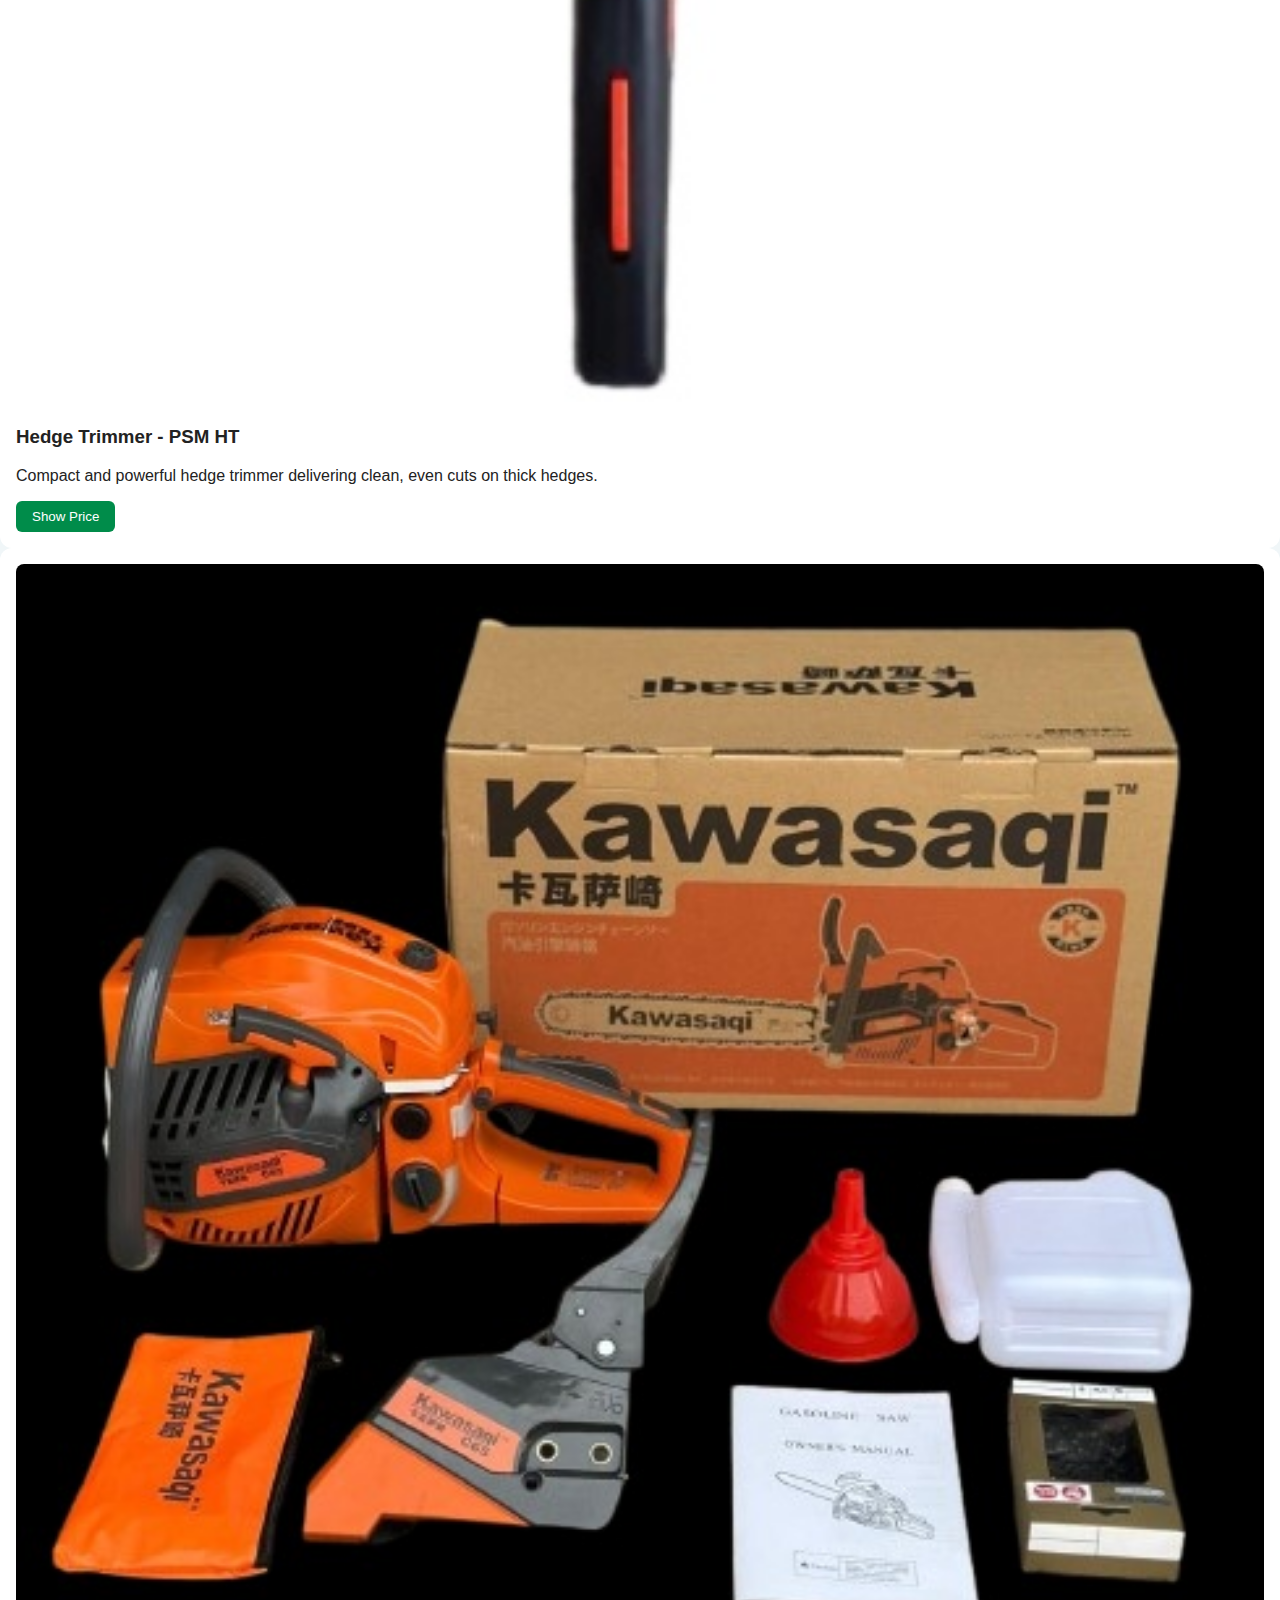
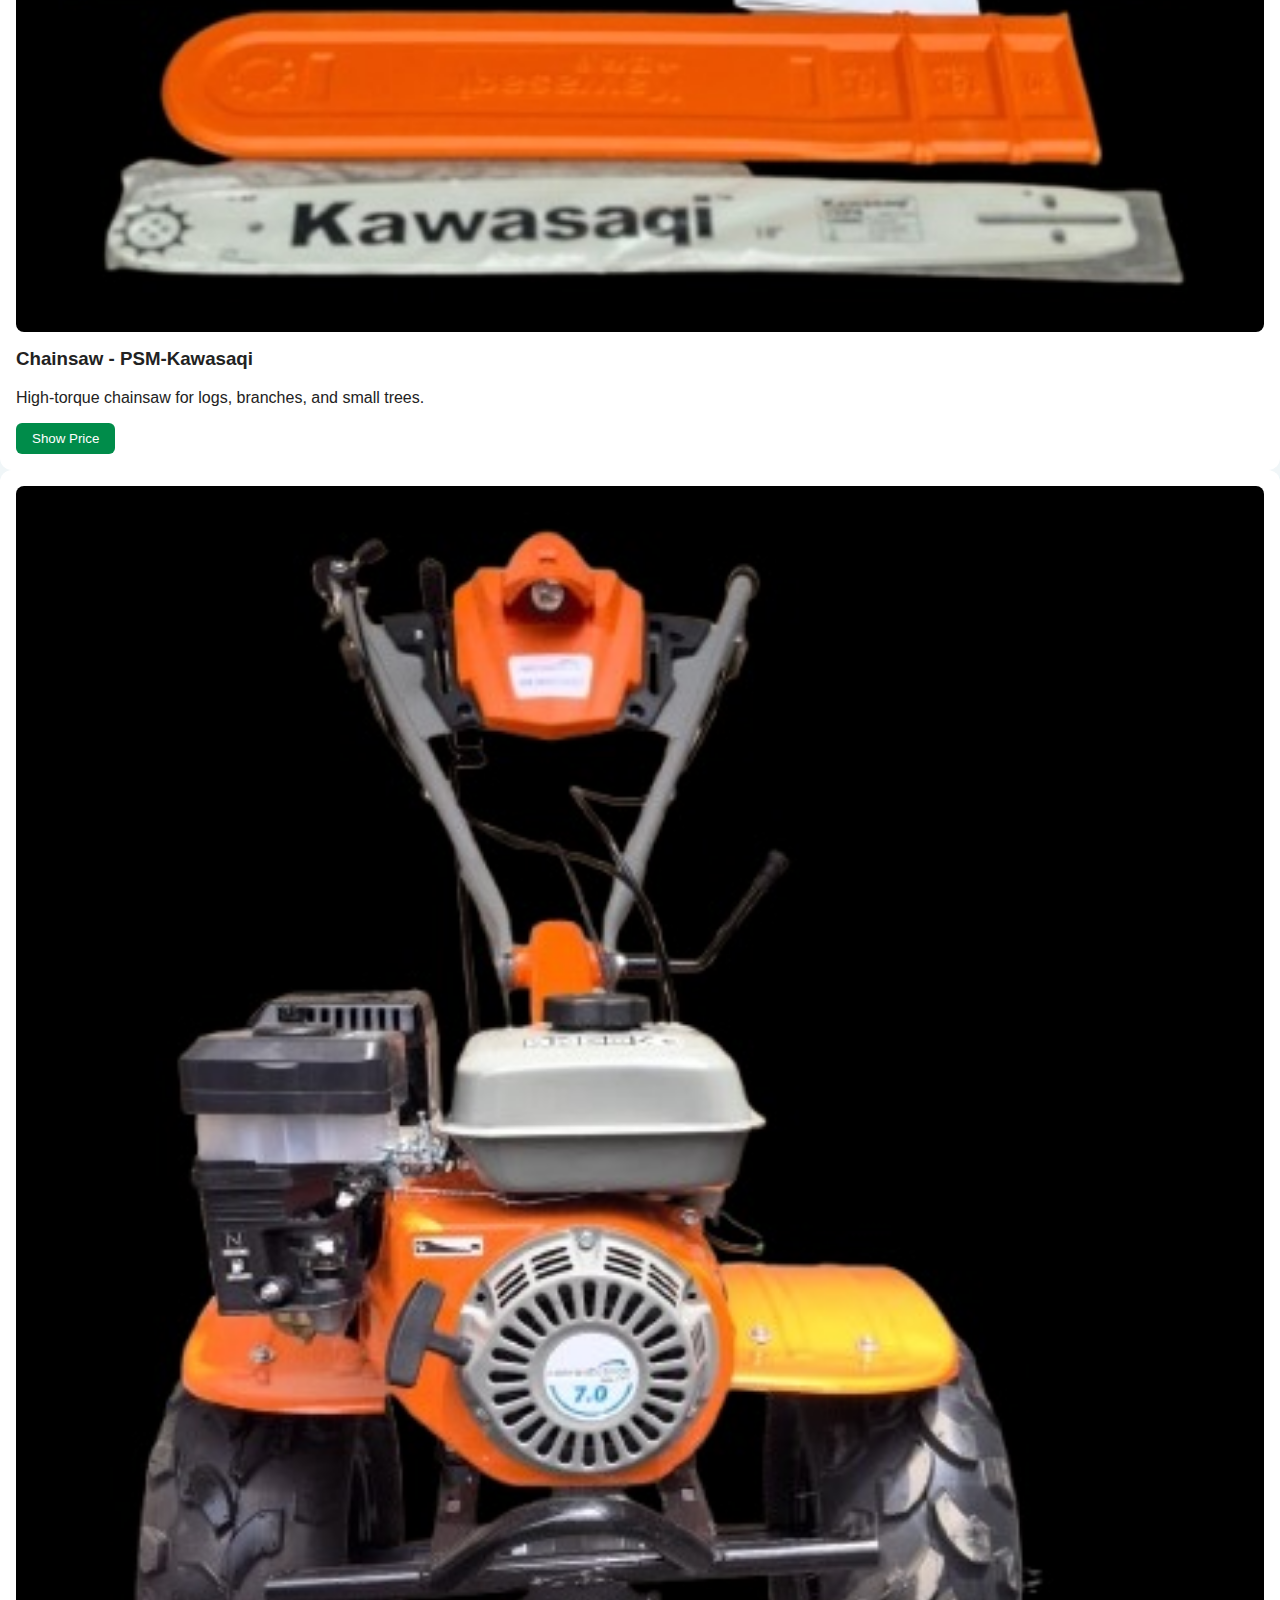
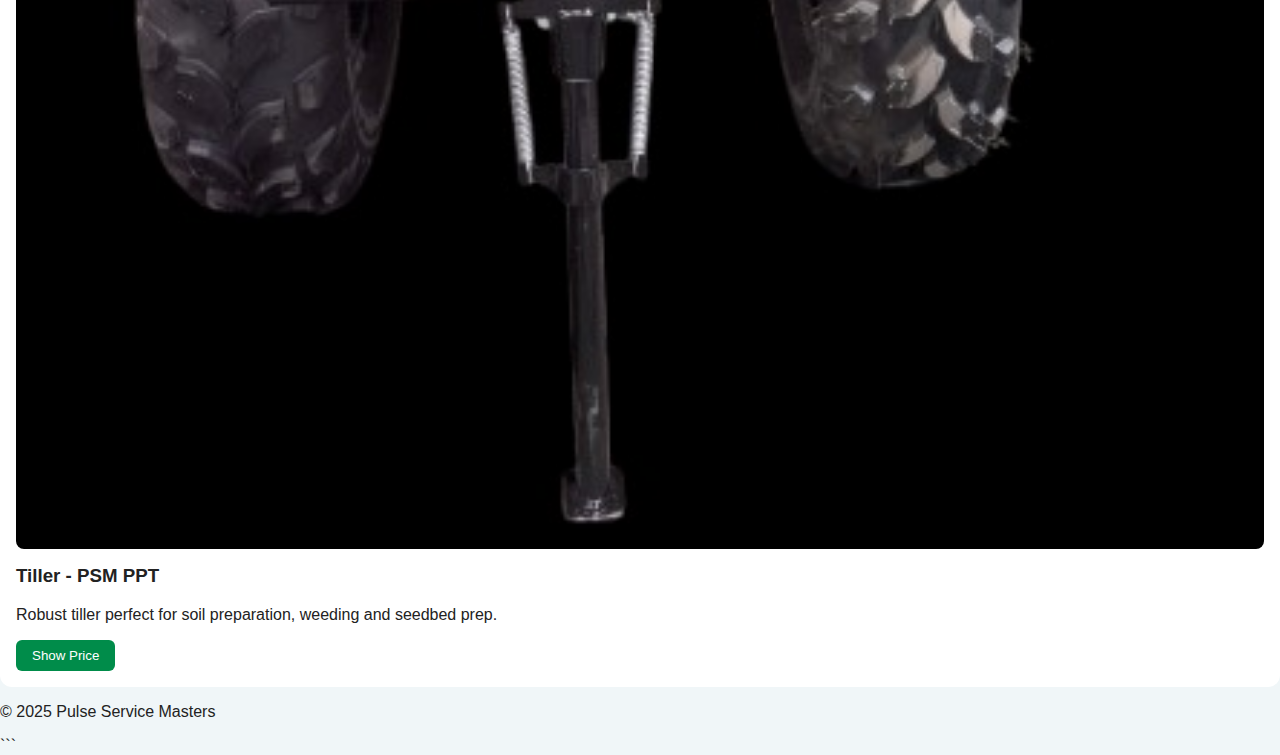
<file: products.html>
<!DOCTYPE html>

<html lang="en">
  <head>
    <meta charset="utf-8" />
    <meta name="viewport" content="width=device-width, initial-scale=1" />
    <title>Products — Pulse Service Masters</title>
    <link rel="stylesheet" href="main.css" />
    <style>
      .product-card {
        display: block;
        text-decoration: none;
        color: inherit;
        border-radius: 12px;
        overflow: hidden;
        transition: transform 0.2s, box-shadow 0.2s;
        cursor: pointer;
        background: #fff;
        padding: 1rem;
      }

```
  .product-card:hover {
    transform: scale(1.02);
    box-shadow: 0 4px 15px rgba(0, 0, 0, 0.15);
  }

  .product-card img {
    width: 100%;
    border-radius: 8px;
  }

  .product-card h3 {
    margin-top: 0.75rem;
  }

  .product-card .price-box {
    pointer-events: none;
    margin-top: 0.5rem;
  }

  .product-card .price-box button {
    pointer-events: auto;
    padding: 0.5rem 1rem;
    background: #008c4a;
    border: none;
    color: white;
    border-radius: 6px;
    cursor: pointer;
    transition: background 0.2s;
  }

  .product-card .price-box button:hover {
    background: #00a853;
  }

  .price-display {
    display: none;
    margin-top: 0.5rem;
    color: #333;
    font-weight: bold;
    background: #f8f8f8;
    padding: 0.5rem;
    border-radius: 6px;
  }

  .price-display.show {
    display: block;
  }

  .price-line {
    margin: 0.25rem 0;
  }
</style>
```

  </head>

  <body>
    <header class="site-header">
      <a href="index.html">
        <img src="images/logo.png" alt="Logo" class="logo" />
      </a>
      <h1>Our Products</h1>
      <nav>
        <a href="index.html">Home</a>
        <a href="products.html">Products</a>
        <a href="contact.html">Contact</a>
      </nav>
    </header>

```
<main>
  <section class="product-grid">

    <a href="product-brushcutter.html" class="product-card" data-base="16000">
      <img src="images/Brush_Cutter_-_4_stroke.jpg" alt="Brush Cutter - 4 stroke" />
      <h3>Brush Cutter - 4 stroke</h3>
      <p>Powerful 4-stroke brush cutter for efficient grass cutting and light farming.</p>
      <div class="price-box">
        <button class="toggle">Show Price</button>
        <div class="price-display" data-base="16000">
          <p class="price-line without">Without Warranty: ₹<span class="without-price">16,000</span></p>
          <p class="price-line with">With Warranty: ₹<span class="with-price">22,400</span></p>
        </div>
      </div>
    </a>
    
    <a href="product-brushcutter-2stroke.html" class="product-card" data-base="16000">
      <img src="images/Brush_Cutter_-_2_stroke.jpg" alt="Brush Cutter - 2 stroke" />
      <h3>Brush Cutter - 2 stroke</h3>
      <p>High-power 2-stroke brush cutter for heavy vegetation and thick weeds.</p>
      <div class="price-box">
        <button class="toggle">Show Price</button>
        <div class="price-display" data-base="16000">
          <p class="price-line without">Without Warranty: ₹<span class="without-price">16,000</span></p>
          <p class="price-line with">With Warranty: ₹<span class="with-price">22,400</span></p>
        </div>
      </div>
    </a>
    
    <a href="product-hedge-trimmer.html" class="product-card" data-base="16000">
      <img src="images/Hedge_Trimmer_-_PSM_HT.jpg" alt="Hedge Trimmer - PSM HT" />
      <h3>Hedge Trimmer - PSM HT</h3>
      <p>Compact and powerful hedge trimmer delivering clean, even cuts on thick hedges.</p>
      <div class="price-box">
        <button class="toggle">Show Price</button>
        <div class="price-display" data-base="16000">
          <p class="price-line without">Without Warranty: ₹<span class="without-price">16,000</span></p>
          <p class="price-line with">With Warranty: ₹<span class="with-price">22,400</span></p>
        </div>
      </div>
    </a>
    
    <a href="product-chainsaw.html" class="product-card" data-base="16000">
      <img src="images/Chainsaw_-_PSM-Kawasaqi.jpg" alt="Chainsaw - PSM-Kawasaqi" />
      <h3>Chainsaw - PSM-Kawasaqi</h3>
      <p>High-torque chainsaw for logs, branches, and small trees.</p>
      <div class="price-box">
        <button class="toggle">Show Price</button>
        <div class="price-display" data-base="16000">
          <p class="price-line without">Without Warranty: ₹<span class="without-price">16,000</span></p>
          <p class="price-line with">With Warranty: ₹<span class="with-price">22,400</span></p>
        </div>
      </div>
    </a>
    
    <a href="product-tiller.html" class="product-card" data-base="16000">
      <img src="images/Tiller_-_PSM_PPT.jpg" alt="Tiller - PSM PPT" />
      <h3>Tiller - PSM PPT</h3>
      <p>Robust tiller perfect for soil preparation, weeding and seedbed prep.</p>
      <div class="price-box">
        <button class="toggle">Show Price</button>
        <div class="price-display" data-base="16000">
          <p class="price-line without">Without Warranty: ₹<span class="without-price">16,000</span></p>
          <p class="price-line with">With Warranty: ₹<span class="with-price">22,400</span></p>
        </div>
      </div>
    </a>
    
</section>
</main>

<footer>
  <p>&copy; 2025 Pulse Service Masters</p>
</footer>

<script>
  // Toggle visibility of price section
  document.querySelectorAll(".toggle").forEach((button) => {
    button.addEventListener("click", (event) => {
      event.preventDefault();
      event.stopPropagation();

      const display = button.nextElementSibling;
      display.classList.toggle("show");
      button.textContent = display.classList.contains("show")
        ? "Hide Price"
        : "Show Price";
    });
  });
</script>
```

  
<script>
document.addEventListener('DOMContentLoaded', () => {
  // populate computed prices (with warranty = base + 40%)
  document.querySelectorAll('.product-card').forEach(card => {
    const base = parseInt(card.getAttribute('data-base') || card.querySelector('.price-display')?.dataset.base || 0, 10);
    const withoutEl = card.querySelector('.without-price');
    const withEl = card.querySelector('.with-price');
    if (!isNaN(base)) {
      const withPrice = Math.round(base * 1.4);
      if (withoutEl) withoutEl.textContent = base.toLocaleString('en-IN');
      if (withEl) withEl.textContent = withPrice.toLocaleString('en-IN');
    }
  });

  // toggle handler: show/hide price-display but allow navigation when clicking outside the button
  document.querySelectorAll('.product-card .toggle').forEach(btn => {
    btn.addEventListener('click', (event) => {
      event.stopPropagation();
      const display = btn.nextElementSibling;
      display.classList.toggle('show');
      btn.textContent = display.classList.contains('show') ? 'Hide Price' : 'Show Price';
    });
  });

});
</script>


<!-- PRODUCTS PAGE SCRIPTS -->
<script>
document.addEventListener('DOMContentLoaded', function(){
  // populate prices from data-base
  document.querySelectorAll('.product-card').forEach(function(card){
    const base = parseInt(card.getAttribute('data-base') || card.querySelector('.price-display')?.dataset.base || 0, 10);
    const withoutEl = card.querySelector('.without-price');
    const withEl = card.querySelector('.with-price');
    if(!isNaN(base) && withoutEl && withEl){
      const withPrice = Math.round(base * 1.4);
      withoutEl.textContent = base.toLocaleString('en-IN');
      withEl.textContent = withPrice.toLocaleString('en-IN');
    }
  });
  // toggle show/hide prices, stop propagation only on the button
  document.querySelectorAll('.product-card .toggle').forEach(function(btn){
    btn.addEventListener('click', function(e){
      e.stopPropagation();
      const display = btn.nextElementSibling;
      if(display){
        display.classList.toggle('show');
        btn.textContent = display.classList.contains('show') ? 'Hide Price' : 'Show Price';
      }
    });
  });
  // allow clicking card (not the button) to follow the link (no extra code needed if anchor wraps card)
});
</script>
<!-- END PRODUCTS PAGE SCRIPTS -->

</body>
</html>
</file>
<file: main.css>
/* =========================
   main.css for Pulse Service Masters
   Updated: Teal theme + full image carousel
   ========================= */

/* Base layout */
body {
  background:#f0f6f8;
  font-family: -apple-system, BlinkMacSystemFont, 'Segoe UI', Roboto, 'Helvetica Neue', Arial;
  margin:0;
  color:#222;
}
.container { max-width:1100px; margin:0 auto; padding:20px; }

/* Header */
.site-header { background:#00796b; color:white; padding:12px 0; }
.header-flex { display:flex; align-items:center; justify-content:space-between; gap:12px; }
.brand { display:flex; align-items:center; gap:12px; }
.brand img { height:64px; }
.brand-title .title { font-weight:700; color:white; font-size:20px; }
.brand-title .subtitle { font-size:12px; color:rgba(255,255,255,0.95); }
.main-nav .nav-list { display:flex; gap:16px; list-style:none; margin:0; padding:0; align-items:center; }
.main-nav a { color:white; padding:8px 12px; border-radius:6px; text-decoration:none; transition: background 0.2s; }
.main-nav a:hover { background:rgba(255,255,255,0.12); }

/* Hero */
.hero { padding:16px 0; }
.headline { font-size:22px; font-weight:600; margin:6px 0; color:#004d40; }
.sub { color:#555; margin-bottom:16px; }

/* Services grid */
.services {
  display:grid;
  gap:20px;
  grid-template-columns: repeat(3, 1fr);
  padding:10px 0;
  margin-bottom:18px;
}
.service {
  background:#fff8e1;
  border:1px solid #e0c97f;
  border-left:6px solid #ff9800;
  border-radius:10px;
  padding:18px;
  box-shadow:0 2px 6px rgba(0,0,0,0.06);
  transition: transform .25s ease, box-shadow .25s ease, border-color .25s ease;
  min-height:110px;
  display:flex;
  flex-direction:column;
  justify-content:flex-start;
}
.service:hover {
  transform:translateY(-4px);
  box-shadow:0 8px 20px rgba(0,0,0,0.12);
  border-color:#f57c00;
}
.service-item { margin-bottom:8px; }
.service-item h4 { margin:0; font-size:16px; color:#c47a00; font-weight:700; }
.service p { margin:0; color:#4e4e4e; line-height:1.45; font-size:14px; }

/* Responsive for services */
@media (max-width:1000px) { .services { grid-template-columns:repeat(2,1fr); } }
@media (max-width:600px) { .services { grid-template-columns:repeat(1,1fr); } .brand img { height:56px; } }

/* ================================
   Carousel — teal accent + full image display
   ================================ */
:root {
  --psm-accent: #00796b; /* teal */
  --psm-accent-dark: #005b4f;
  --psm-accent-tint: #e6f6f4;
  --psm-contrast: #0b5345;
}

.carousel-wrap { position: relative; margin-top:20px; }
.carousel {
  overflow: hidden;
  border-radius: 12px;
  background: var(--psm-accent-tint);
  border: 2px solid rgba(0,121,107,0.15);
  box-shadow: 0 6px 18px rgba(6,30,26,0.06);
}
.track { display:flex; transition: transform 900ms ease; will-change: transform; }
.slide {
  min-width:100%;
  box-sizing:border-box;
  padding:18px 20px;
  display:flex;
  gap:24px;
  align-items:center;
}

/* Product image container */
.prod-img {
  flex: 0 0 360px;
  height: 240px;
  background: #f7fbfb;
  border: 2px solid rgba(0,121,107,0.12);
  border-radius: 12px;
  display:flex;
  align-items:center;
  justify-content:center;
  overflow:hidden;
  box-shadow: 0 3px 10px rgba(0,0,0,0.06);
  padding:8px;
}
.prod-img img {
  width: 100%;
  height: 100%;
  object-fit: contain;
  object-position: center;
  display:block;
  background: transparent;
}

/* Product text */
.prod-info { flex:1; }
.prod-info h3 { margin:0 0 8px 0; font-size:22px; color: var(--psm-accent-dark); }
.prod-info p { margin:0; color:#444; line-height:1.45; font-size:15px; }

/* Controls */
.carousel-prev, .carousel-next, #pause-btn {
  pointer-events: all;
  padding:8px 14px;
  border-radius:6px;
  border:none;
  background: var(--psm-accent);
  color:#fff;
  font-weight:600;
  cursor:pointer;
  margin:0 6px;
  transition: background .18s ease, transform .12s ease;
  box-shadow: 0 2px 8px rgba(0,0,0,0.08);
}
.carousel-prev:hover, .carousel-next:hover, #pause-btn:hover {
  background: var(--psm-accent-dark);
  transform: translateY(-2px);
}

.center { text-align:center; }

/* Mobile tweaks */
@media (max-width: 800px) {
  .prod-img { flex: 0 0 260px; height:180px; }
  .prod-info h3 { font-size:20px; }
}
@media (max-width: 600px) {
  .prod-img { flex: 0 0 180px; height:140px; }
  .slide { flex-direction: column; align-items:flex-start; gap:12px; }
  .prod-info h3 { font-size:18px; }
}
</file>
